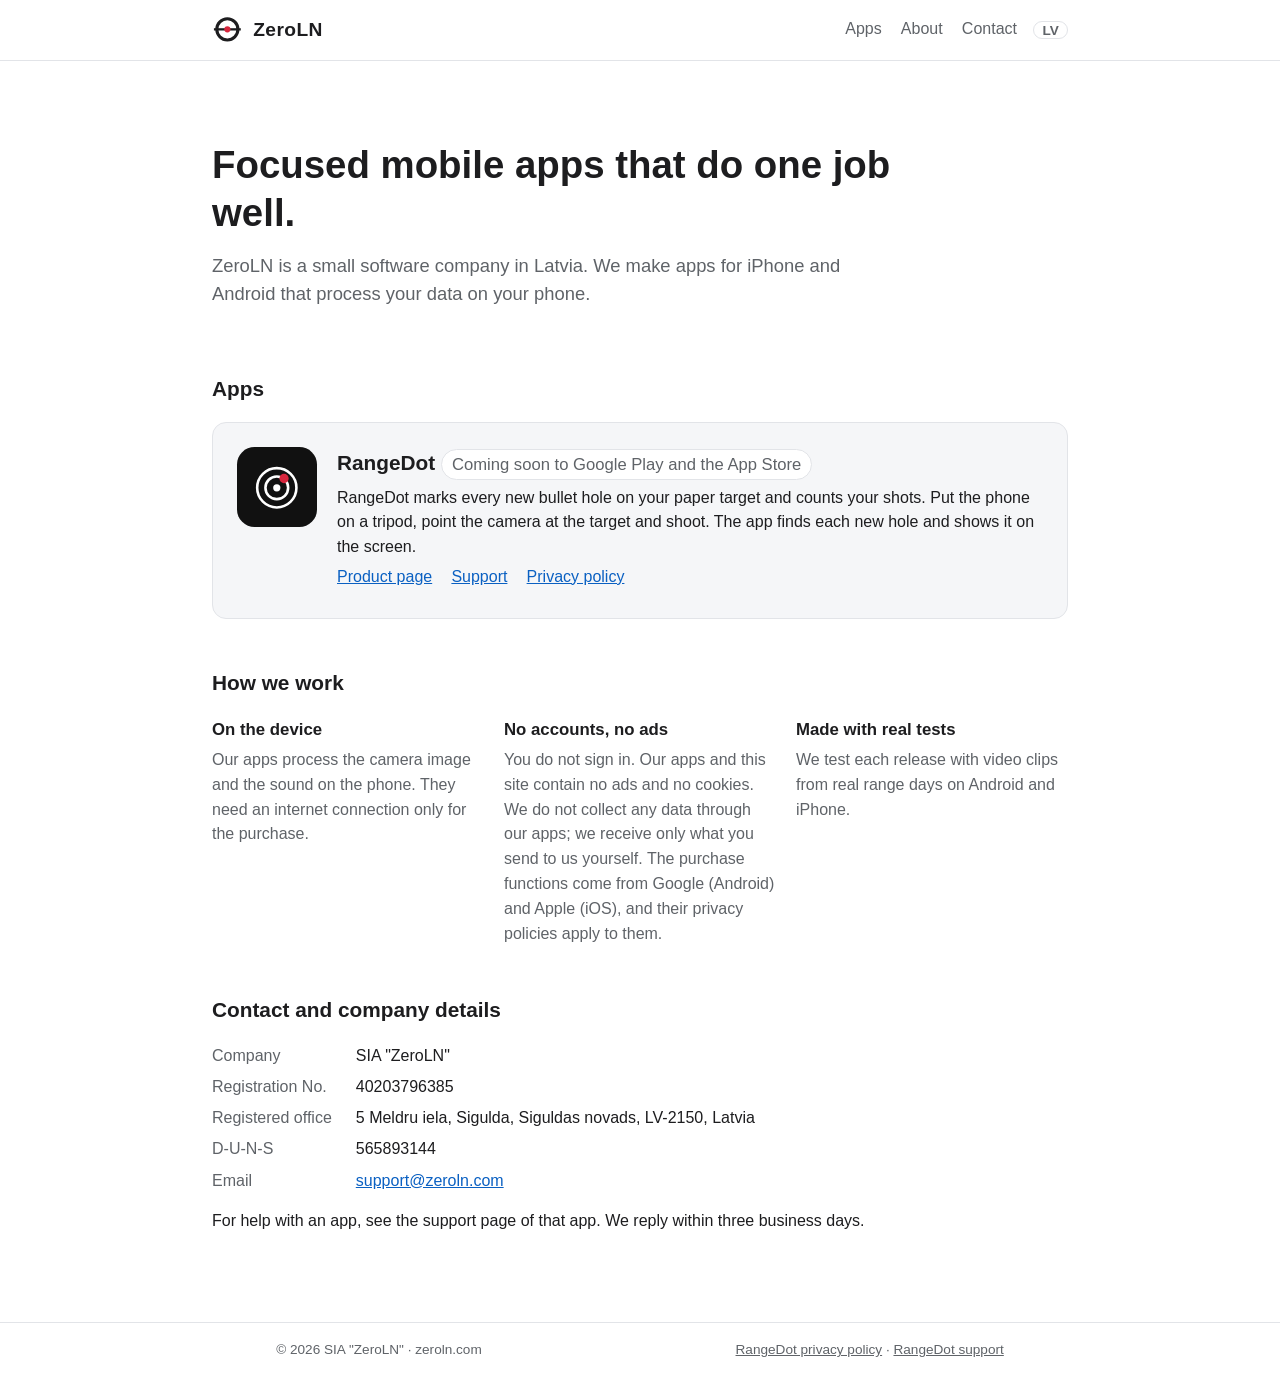
<file: index.html>
<!doctype html>
<html lang="en">
<head>
<meta charset="utf-8">
<meta name="viewport" content="width=device-width, initial-scale=1">
<title>ZeroLN: focused mobile apps</title>
<meta name="description" content="ZeroLN makes RangeDot and other focused mobile apps for iPhone and Android.">
<link rel="alternate" hreflang="en" href="https://zeroln.com/">
<link rel="alternate" hreflang="lv" href="https://zeroln.lv/">
<link rel="icon" href="/favicon.svg" type="image/svg+xml">
<link rel="stylesheet" href="style.css">
</head>
<body>
<header class="site"><div class="wrap">
<a class="brand" href="./"><svg viewBox="0 0 32 32" aria-hidden="true"><circle cx="16" cy="16" r="11" fill="none" stroke="currentColor" stroke-width="3.2"/><line x1="2" y1="16" x2="30" y2="16" stroke="currentColor" stroke-width="2.4"/><circle cx="16" cy="16" r="3.2" fill="#d7263d"/></svg><span>ZeroLN</span></a>
<nav><a href="./#apps">Apps</a><a href="./#about">About</a><a href="./#contact">Contact</a><a class="lang" href="https://zeroln.lv/" hreflang="lv" lang="lv" title="Latviski">LV</a></nav>
</div></header>
<main><div class="wrap">
<div class="hero">
<h1>Focused mobile apps that do one job well.</h1>
<p>ZeroLN is a small software company in Latvia. We make apps for iPhone and Android that process your data on your phone.</p>
</div>

<section id="apps">
<h2>Apps</h2>
<div class="card">
<div class="icon"><svg viewBox="0 0 48 48" width="62%" aria-hidden="true"><circle cx="24" cy="24" r="19" fill="none" stroke="#fff" stroke-width="2.5"/><circle cx="24" cy="24" r="11" fill="none" stroke="#fff" stroke-width="2.5"/><circle cx="24" cy="24" r="3.5" fill="#fff"/><circle cx="31" cy="15" r="4.5" fill="#d7263d"/></svg></div>
<div>
<h3><a href="products/RangeDot/">RangeDot</a> <span class="tag">Coming soon to Google Play and the App Store</span></h3>
<p>RangeDot marks every new bullet hole on your paper target and counts your shots. Put the phone on a tripod, point the camera at the target and shoot. The app finds each new hole and shows it on the screen.</p>
<p class="links"><a href="products/RangeDot/">Product page</a><a href="products/RangeDot/support/">Support</a><a href="products/RangeDot/privacy/">Privacy policy</a></p>
</div>
</div>
</section>

<section id="about">
<h2>How we work</h2>
<div class="grid">
<div><h3>On the device</h3><p>Our apps process the camera image and the sound on the phone. They need an internet connection only for the purchase.</p></div>
<div><h3>No accounts, no ads</h3><p>You do not sign in. Our apps and this site contain no ads and no cookies. We do not collect any data through our apps; we receive only what you send to us yourself. The purchase functions come from Google (Android) and Apple (iOS), and their privacy policies apply to them.</p></div>
<div><h3>Made with real tests</h3><p>We test each release with video clips from real range days on Android and iPhone.</p></div>
</div>
</section>

<section id="contact">
<h2>Contact and company details</h2>
<dl class="facts">
<dt>Company</dt><dd>SIA &quot;ZeroLN&quot;</dd>
<dt>Registration No.</dt><dd>40203796385</dd>
<dt>Registered office</dt><dd>5 Meldru iela, Sigulda, Siguldas novads, LV-2150, Latvia</dd>
<dt>D-U-N-S</dt><dd>565893144</dd>
<dt>Email</dt><dd><a href="mailto:support@zeroln.com">support@zeroln.com</a></dd>
</dl>
<p>For help with an app, see the support page of that app. We reply within three business days.</p>
</section>

</div></main>
<footer class="site"><div class="wrap">
<span>&copy; 2026 SIA &quot;ZeroLN&quot; &middot; zeroln.com</span>
<span><a href="products/RangeDot/privacy/">RangeDot privacy policy</a> &middot; <a href="products/RangeDot/support/">RangeDot support</a></span>
</div></footer>
</body>
</html>
</file>
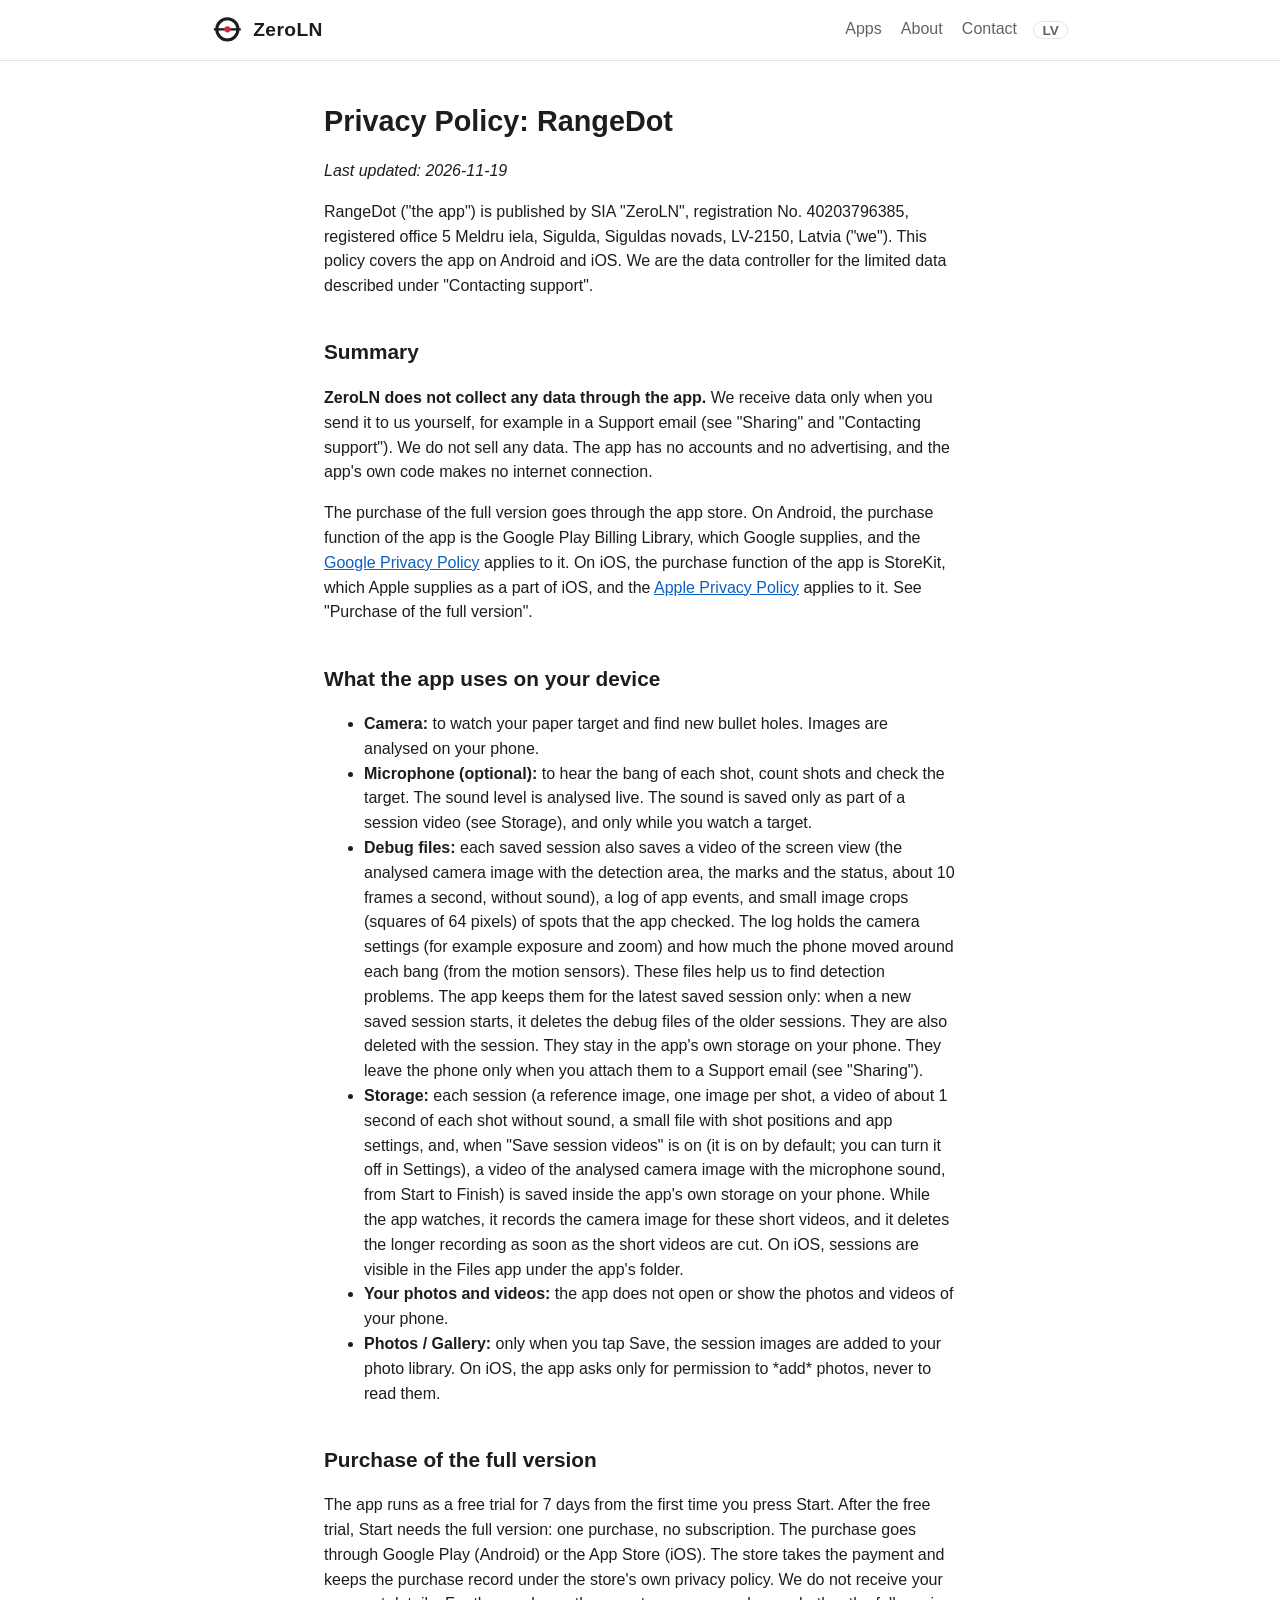
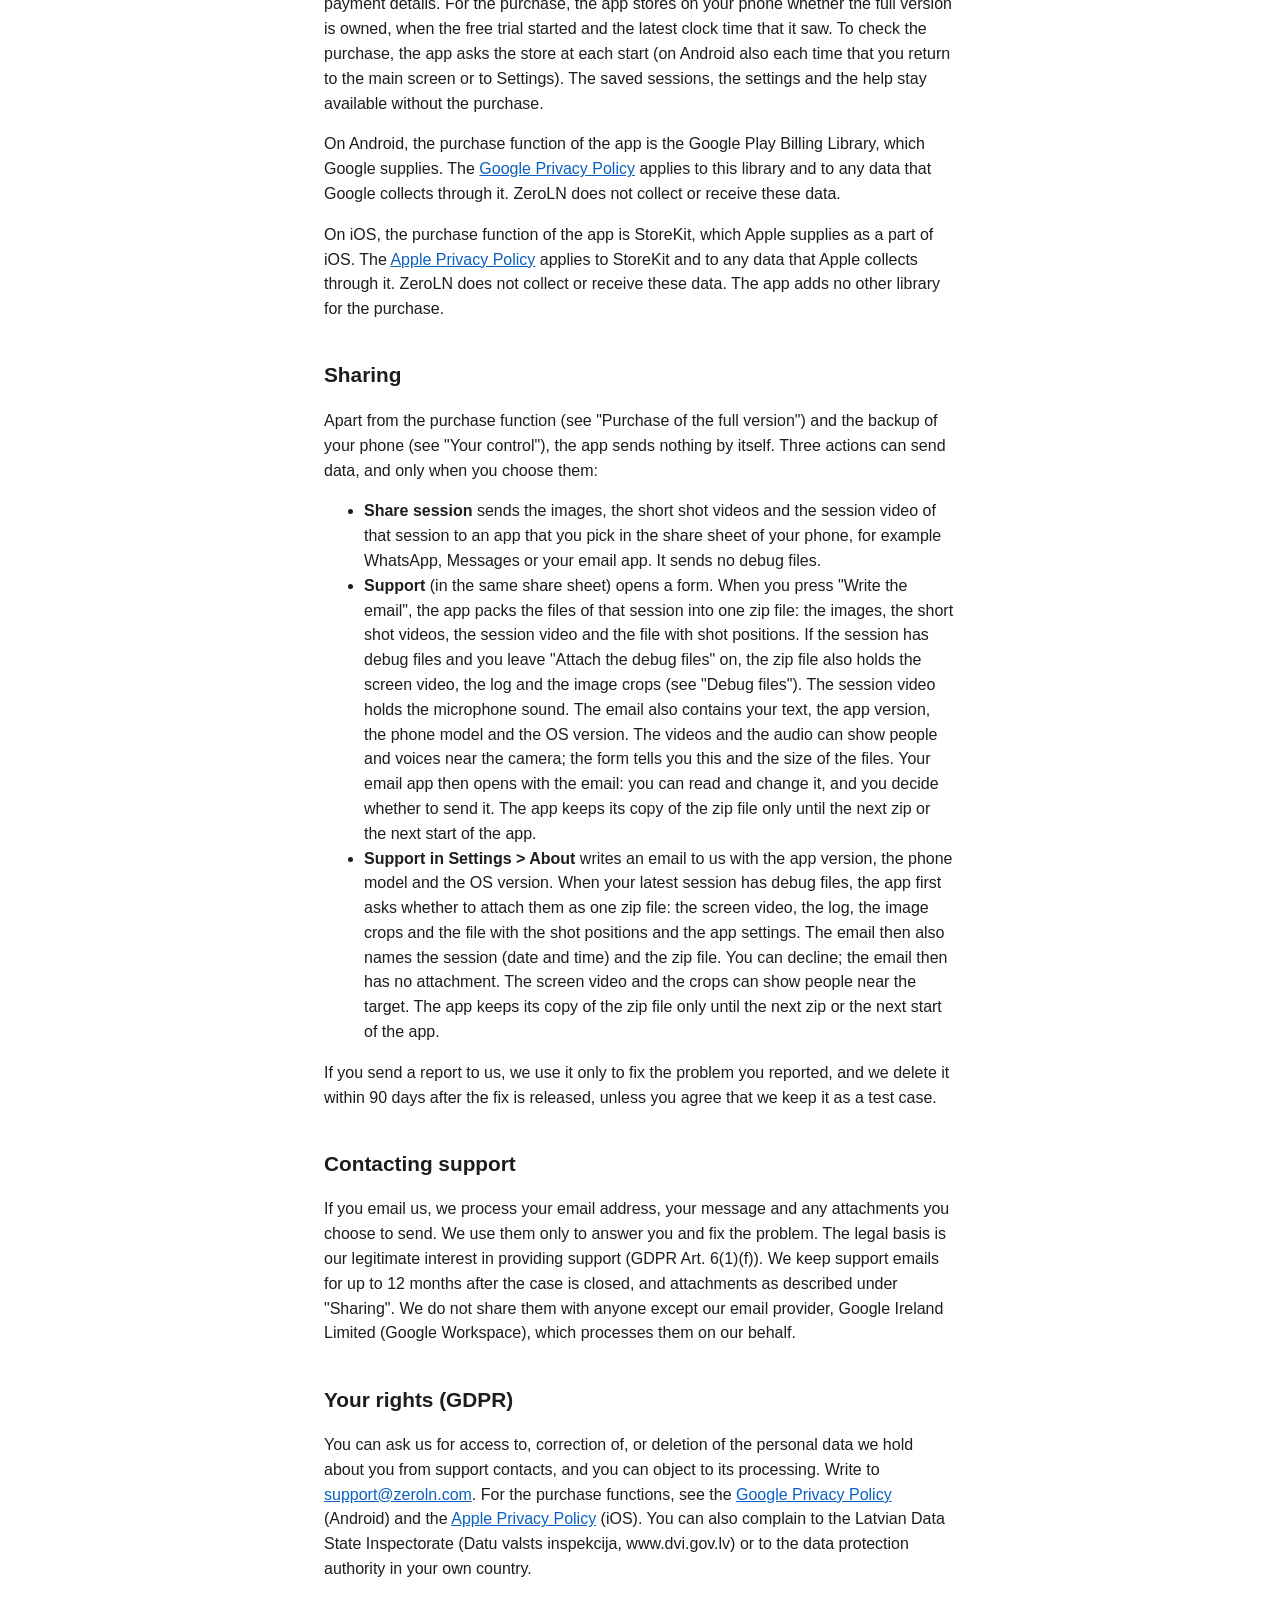
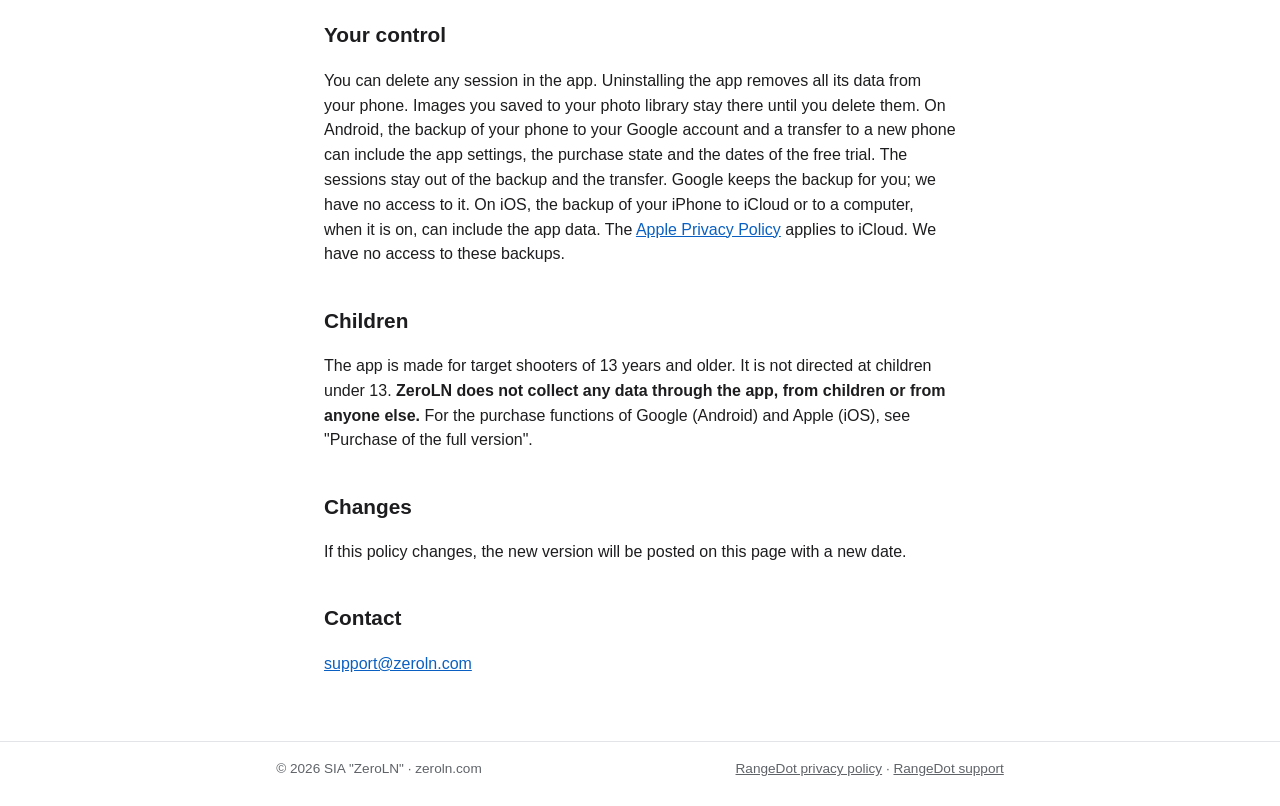
<file: privacy/index.html>
<!doctype html>
<html lang="en">
<head>
<meta charset="utf-8">
<meta name="viewport" content="width=device-width, initial-scale=1">
<title>RangeDot: Privacy policy</title>
<meta http-equiv="refresh" content="0; url=/products/RangeDot/privacy/">
<link rel="canonical" href="https://zeroln.com/products/RangeDot/privacy/">
<link rel="icon" href="/favicon.svg" type="image/svg+xml">
<link rel="stylesheet" href="/style.css">
</head>
<body>
<main><div class="wrap doc">
<p>This page has moved to <a href="/products/RangeDot/privacy/">https://zeroln.com/products/RangeDot/privacy/</a>.</p>
</div></main>
</body>
</html>
</file>
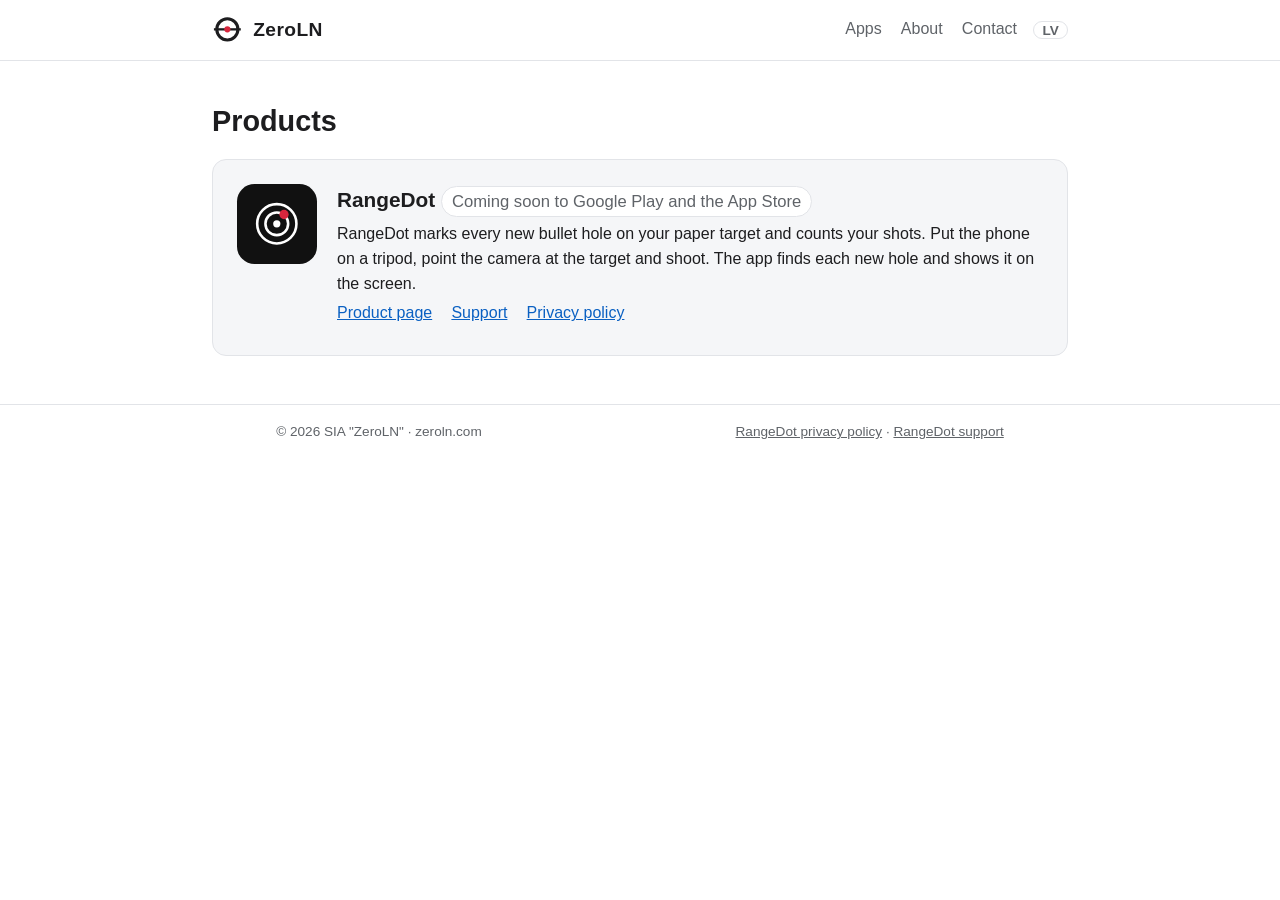
<file: products/index.html>
<!doctype html>
<html lang="en">
<head>
<meta charset="utf-8">
<meta name="viewport" content="width=device-width, initial-scale=1">
<title>ZeroLN: products</title>
<meta name="description" content="The apps of ZeroLN for iPhone and Android.">
<link rel="icon" href="/favicon.svg" type="image/svg+xml">
<link rel="stylesheet" href="../style.css">
</head>
<body>
<header class="site"><div class="wrap">
<a class="brand" href="../"><svg viewBox="0 0 32 32" aria-hidden="true"><circle cx="16" cy="16" r="11" fill="none" stroke="currentColor" stroke-width="3.2"/><line x1="2" y1="16" x2="30" y2="16" stroke="currentColor" stroke-width="2.4"/><circle cx="16" cy="16" r="3.2" fill="#d7263d"/></svg><span>ZeroLN</span></a>
<nav><a href="../#apps">Apps</a><a href="../#about">About</a><a href="../#contact">Contact</a><a class="lang" href="https://zeroln.lv/" hreflang="lv" lang="lv" title="Latviski">LV</a></nav>
</div></header>
<main><div class="wrap">
<h1>Products</h1>
<div class="card">
<div class="icon"><svg viewBox="0 0 48 48" width="62%" aria-hidden="true"><circle cx="24" cy="24" r="19" fill="none" stroke="#fff" stroke-width="2.5"/><circle cx="24" cy="24" r="11" fill="none" stroke="#fff" stroke-width="2.5"/><circle cx="24" cy="24" r="3.5" fill="#fff"/><circle cx="31" cy="15" r="4.5" fill="#d7263d"/></svg></div>
<div>
<h3><a href="../products/RangeDot/">RangeDot</a> <span class="tag">Coming soon to Google Play and the App Store</span></h3>
<p>RangeDot marks every new bullet hole on your paper target and counts your shots. Put the phone on a tripod, point the camera at the target and shoot. The app finds each new hole and shows it on the screen.</p>
<p class="links"><a href="../products/RangeDot/">Product page</a><a href="../products/RangeDot/support/">Support</a><a href="../products/RangeDot/privacy/">Privacy policy</a></p>
</div>
</div>

</div></main>
<footer class="site"><div class="wrap">
<span>&copy; 2026 SIA &quot;ZeroLN&quot; &middot; zeroln.com</span>
<span><a href="../products/RangeDot/privacy/">RangeDot privacy policy</a> &middot; <a href="../products/RangeDot/support/">RangeDot support</a></span>
</div></footer>
</body>
</html>
</file>
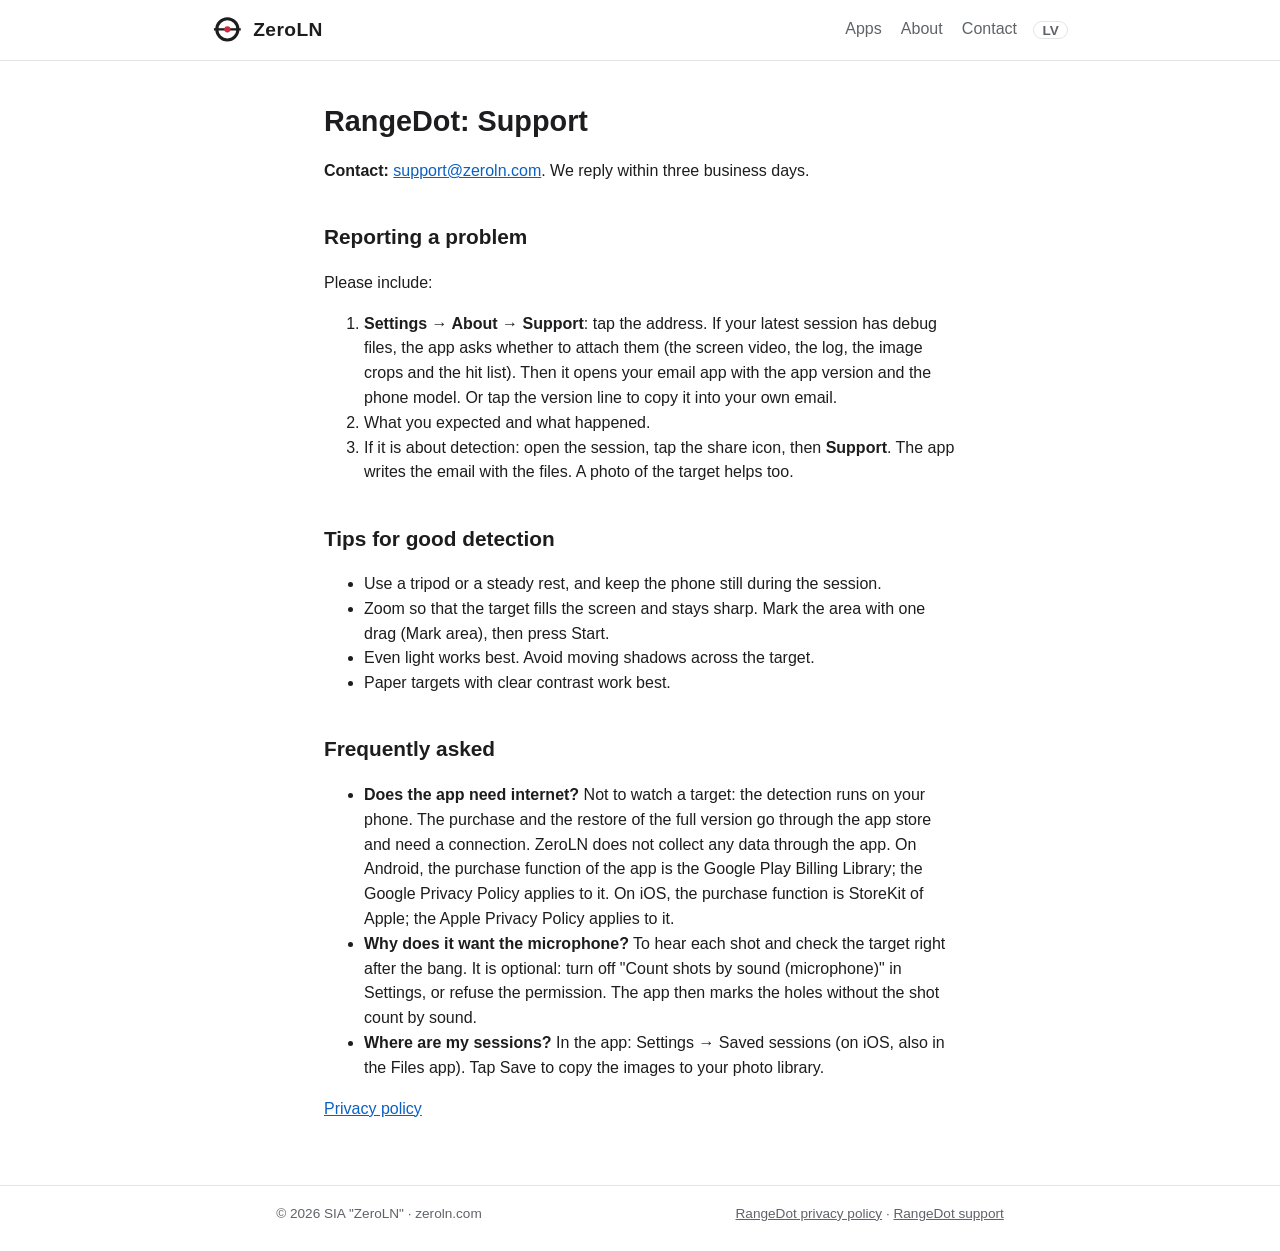
<file: support/index.html>
<!doctype html>
<html lang="en">
<head>
<meta charset="utf-8">
<meta name="viewport" content="width=device-width, initial-scale=1">
<title>RangeDot: Support</title>
<meta http-equiv="refresh" content="0; url=/products/RangeDot/support/">
<link rel="canonical" href="https://zeroln.com/products/RangeDot/support/">
<link rel="icon" href="/favicon.svg" type="image/svg+xml">
<link rel="stylesheet" href="/style.css">
</head>
<body>
<main><div class="wrap doc">
<p>This page has moved to <a href="/products/RangeDot/support/">https://zeroln.com/products/RangeDot/support/</a>.</p>
</div></main>
</body>
</html>
</file>
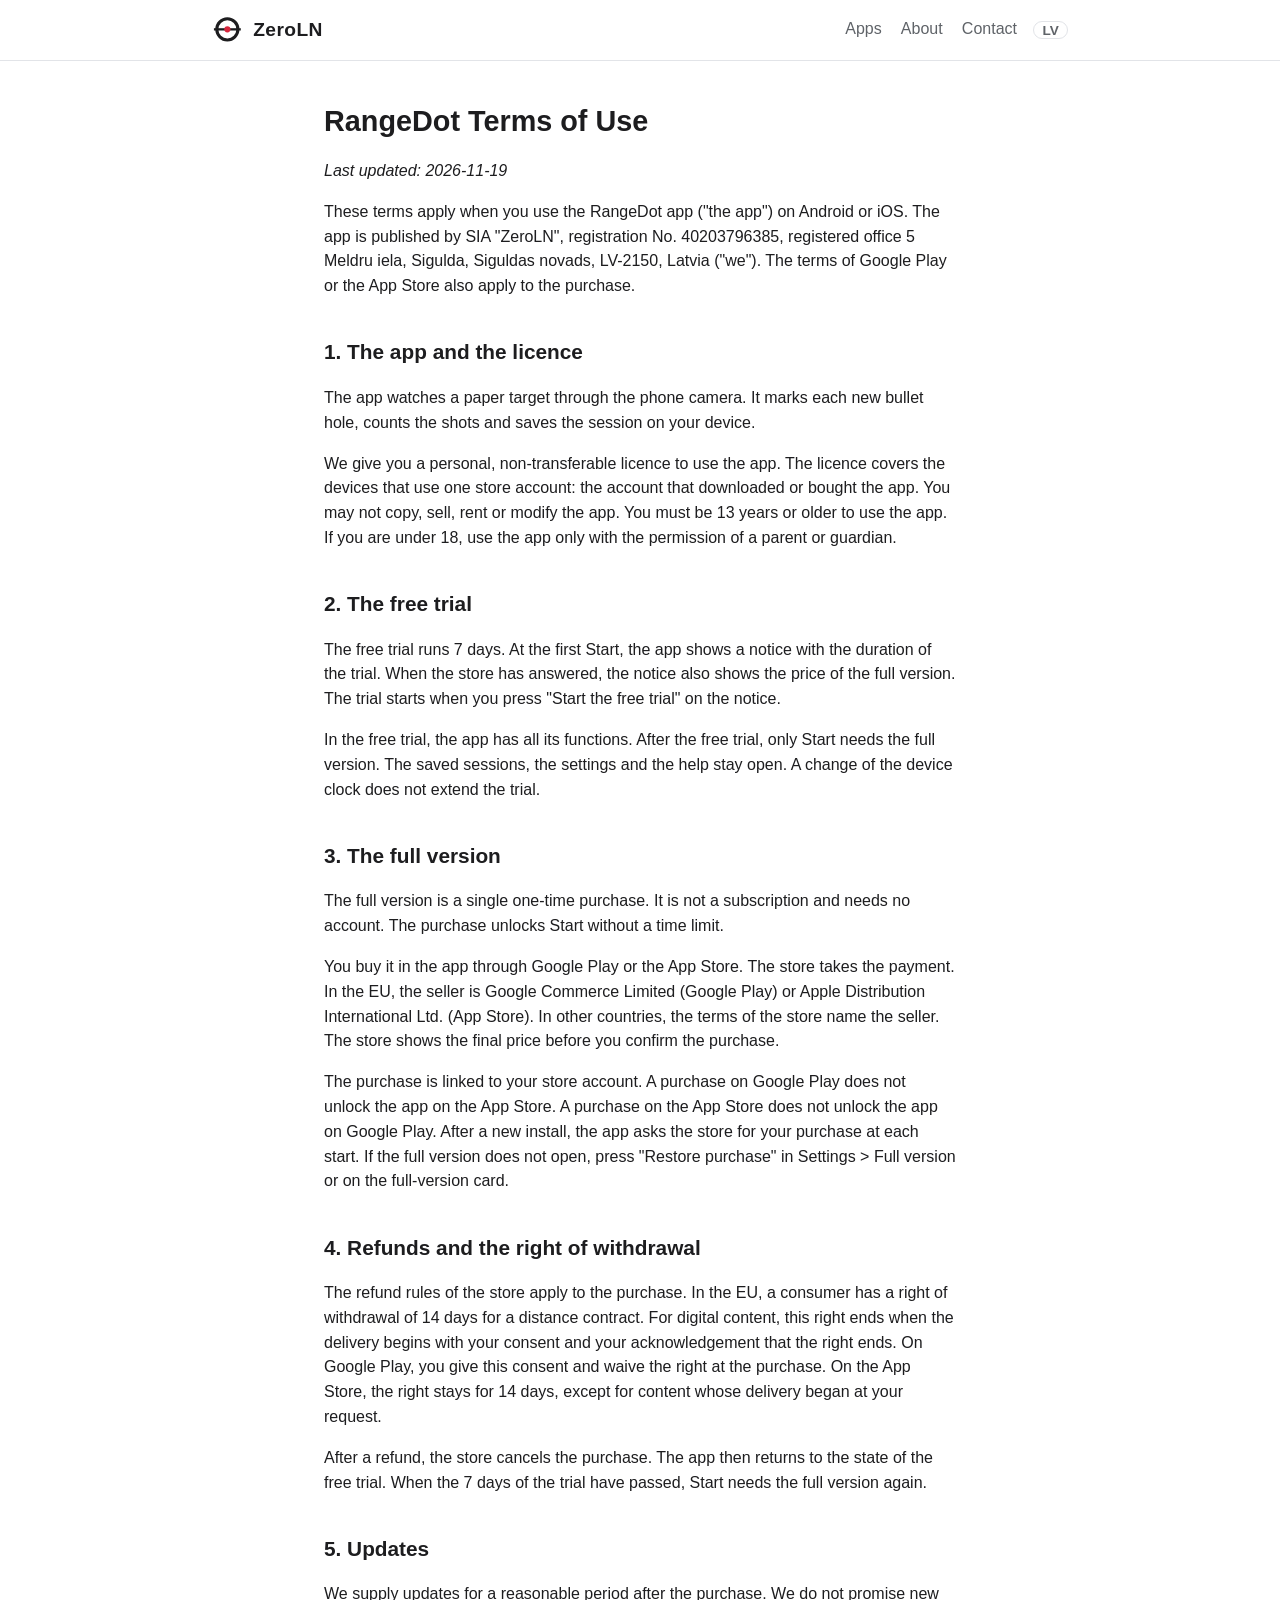
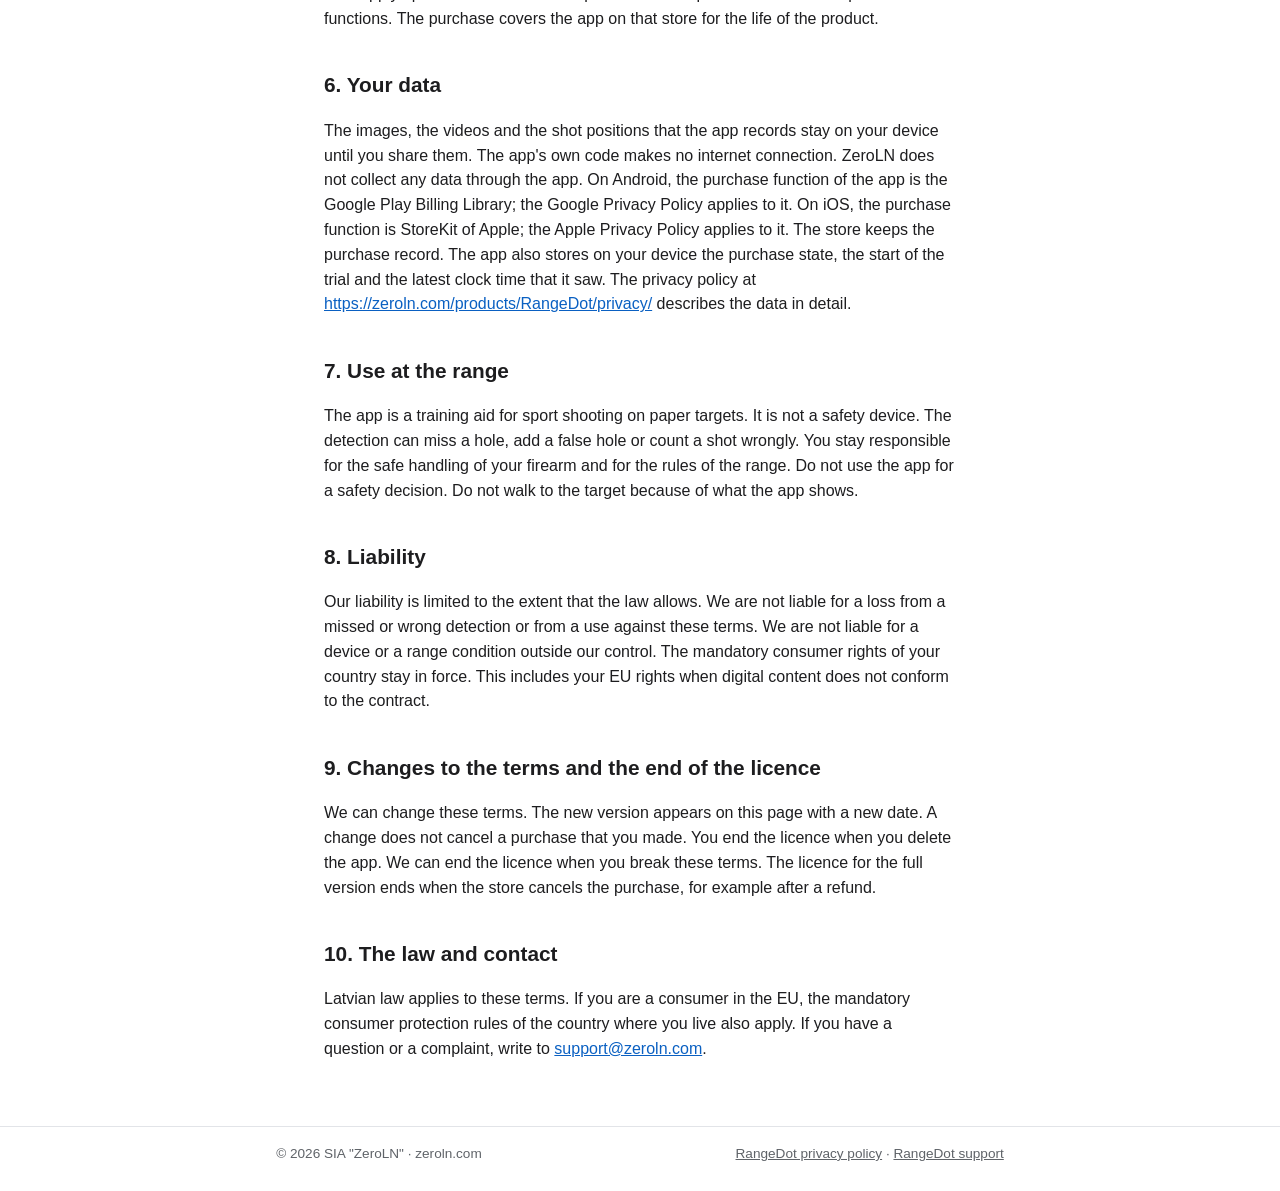
<file: terms/index.html>
<!doctype html>
<html lang="en">
<head>
<meta charset="utf-8">
<meta name="viewport" content="width=device-width, initial-scale=1">
<title>RangeDot: Terms of Use</title>
<meta http-equiv="refresh" content="0; url=/products/RangeDot/terms/">
<link rel="canonical" href="https://zeroln.com/products/RangeDot/terms/">
<link rel="icon" href="/favicon.svg" type="image/svg+xml">
<link rel="stylesheet" href="/style.css">
</head>
<body>
<main><div class="wrap doc">
<p>This page has moved to <a href="/products/RangeDot/terms/">https://zeroln.com/products/RangeDot/terms/</a>.</p>
</div></main>
</body>
</html>
</file>
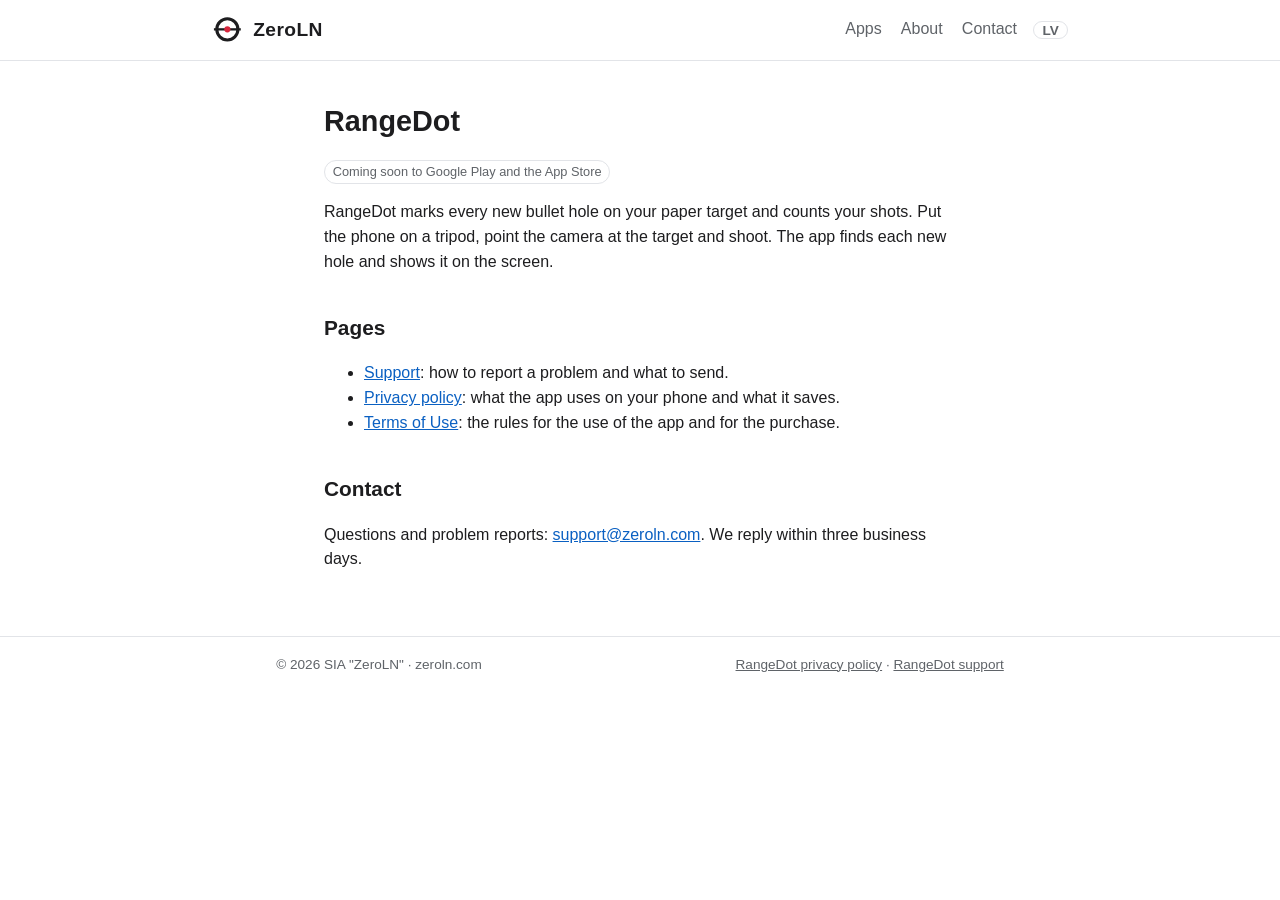
<file: products/RangeDot/index.html>
<!doctype html>
<html lang="en">
<head>
<meta charset="utf-8">
<meta name="viewport" content="width=device-width, initial-scale=1">
<title>RangeDot</title>
<meta name="description" content="RangeDot by SIA &quot;ZeroLN&quot;: the app, its support page, privacy policy and Terms of Use.">
<link rel="icon" href="/favicon.svg" type="image/svg+xml">
<link rel="stylesheet" href="../../style.css">
</head>
<body>
<header class="site"><div class="wrap">
<a class="brand" href="../../"><svg viewBox="0 0 32 32" aria-hidden="true"><circle cx="16" cy="16" r="11" fill="none" stroke="currentColor" stroke-width="3.2"/><line x1="2" y1="16" x2="30" y2="16" stroke="currentColor" stroke-width="2.4"/><circle cx="16" cy="16" r="3.2" fill="#d7263d"/></svg><span>ZeroLN</span></a>
<nav><a href="../../#apps">Apps</a><a href="../../#about">About</a><a href="../../#contact">Contact</a><a class="lang" href="https://zeroln.lv/" hreflang="lv" lang="lv" title="Latviski">LV</a></nav>
</div></header>
<main><div class="wrap doc">
<h1>RangeDot</h1>
<p><span class="tag">Coming soon to Google Play and the App Store</span></p>
<p>RangeDot marks every new bullet hole on your paper target and counts your shots. Put the phone on a tripod, point the camera at the target and shoot. The app finds each new hole and shows it on the screen.</p>
<h2>Pages</h2>
<ul>
<li><a href="../../products/RangeDot/support/">Support</a>: how to report a problem and what to send.</li>
<li><a href="../../products/RangeDot/privacy/">Privacy policy</a>: what the app uses on your phone and what it saves.</li>
<li><a href="../../products/RangeDot/terms/">Terms of Use</a>: the rules for the use of the app and for the purchase.</li>
</ul>
<h2>Contact</h2>
<p>Questions and problem reports: <a href="mailto:support@zeroln.com">support@zeroln.com</a>. We reply within three business days.</p>
</div></main>
<footer class="site"><div class="wrap">
<span>&copy; 2026 SIA &quot;ZeroLN&quot; &middot; zeroln.com</span>
<span><a href="../../products/RangeDot/privacy/">RangeDot privacy policy</a> &middot; <a href="../../products/RangeDot/support/">RangeDot support</a></span>
</div></footer>
</body>
</html>
</file>
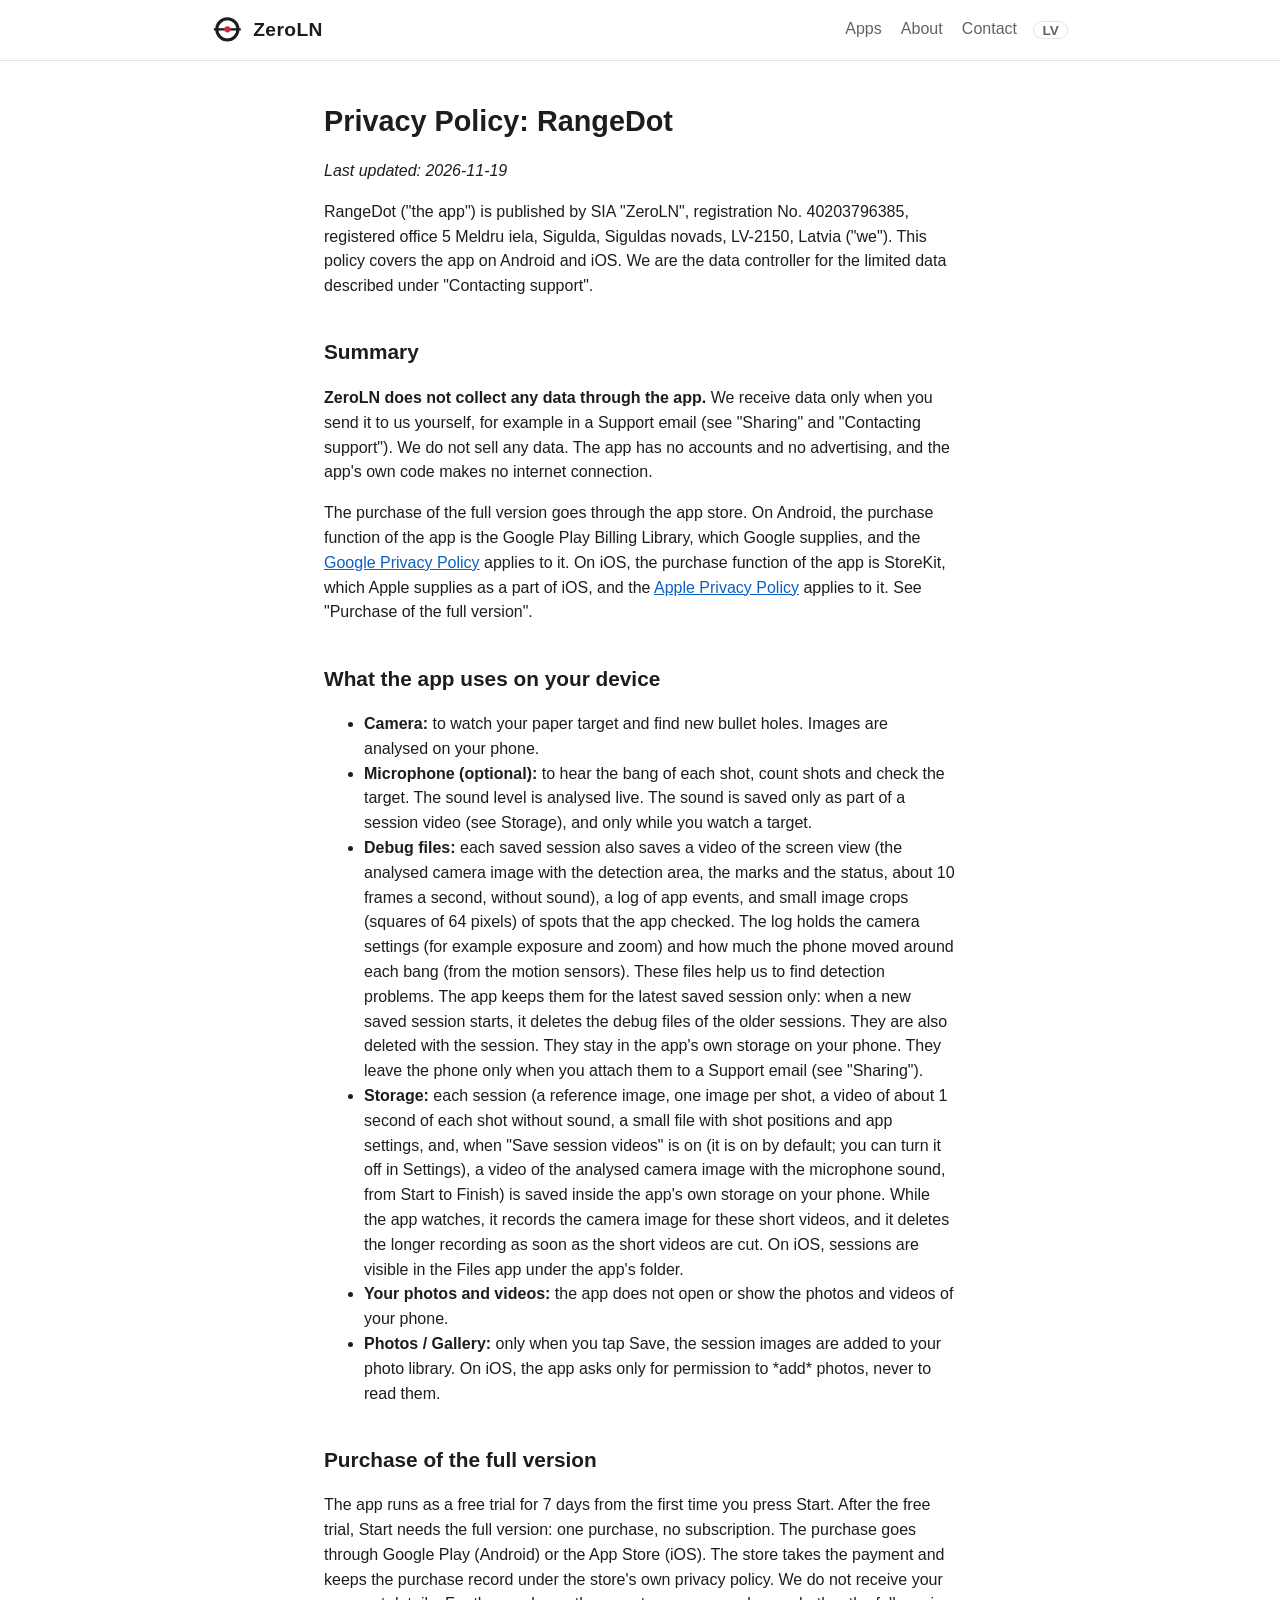
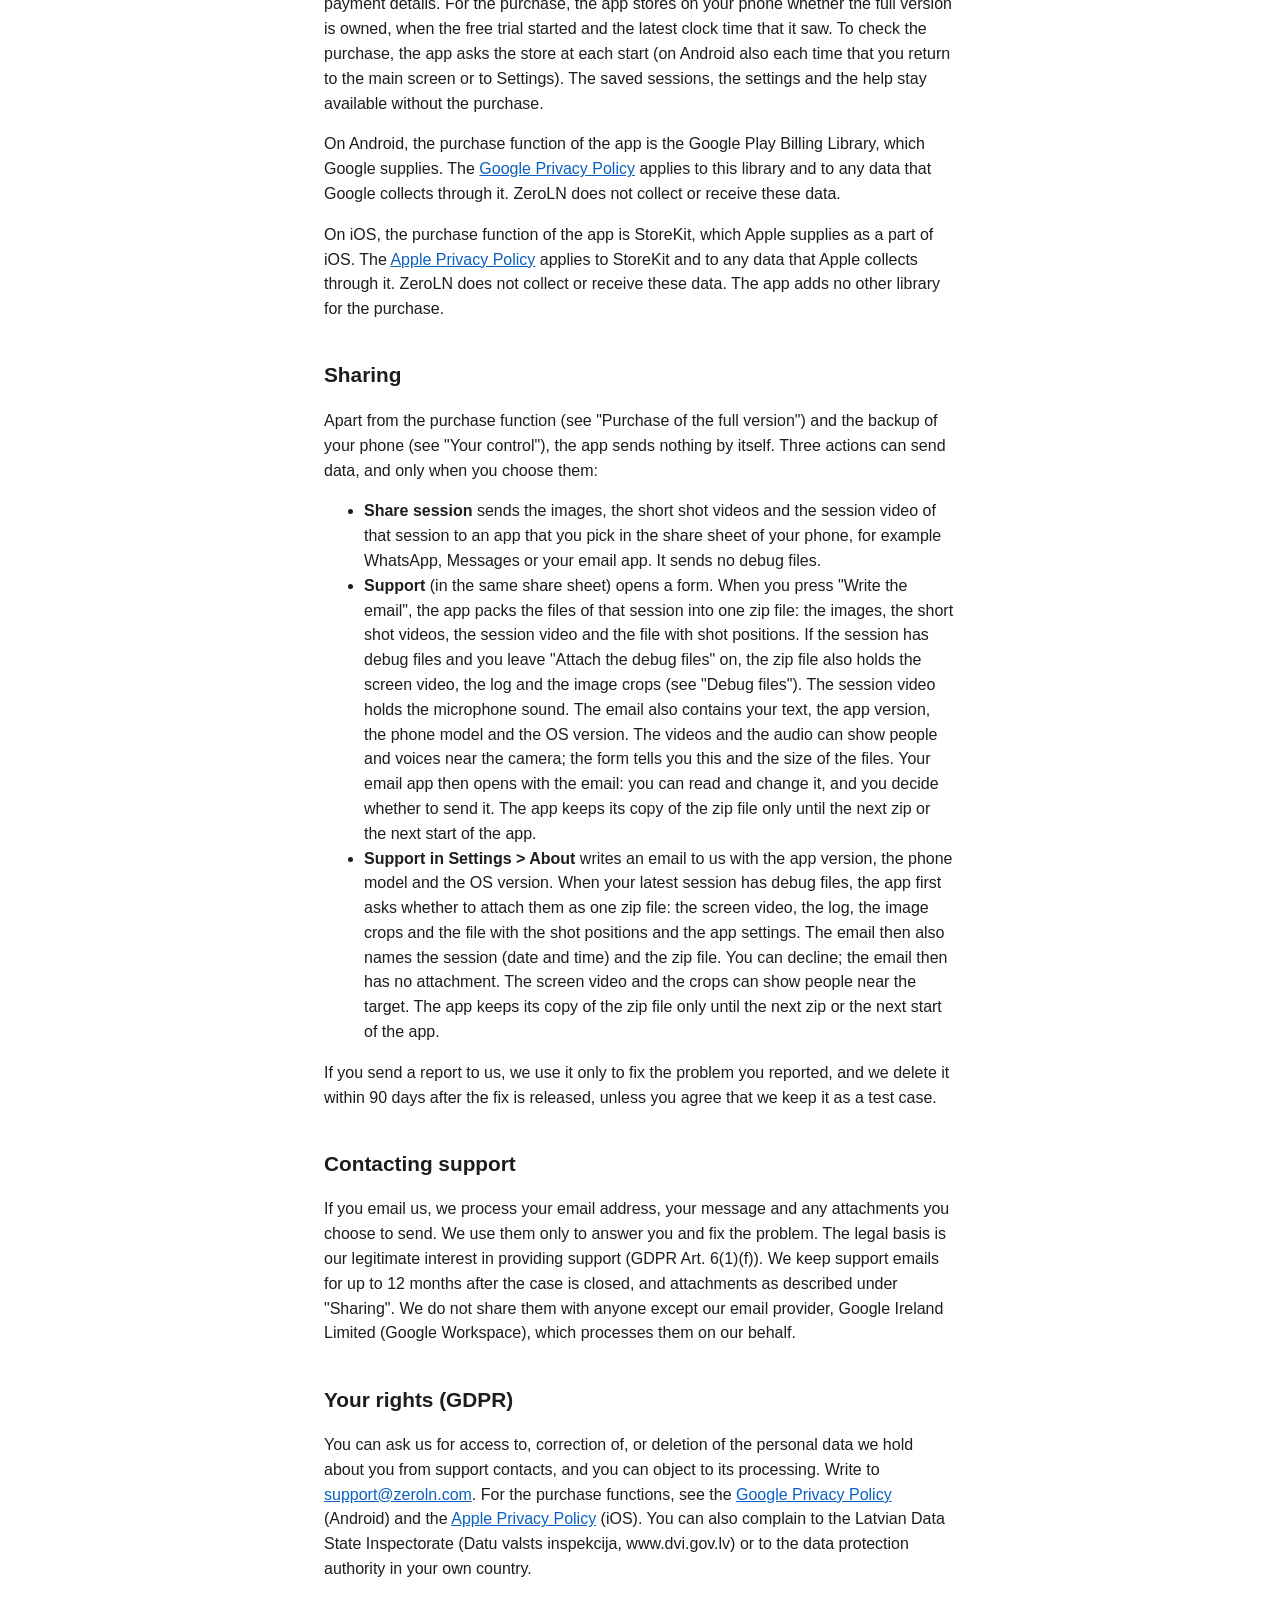
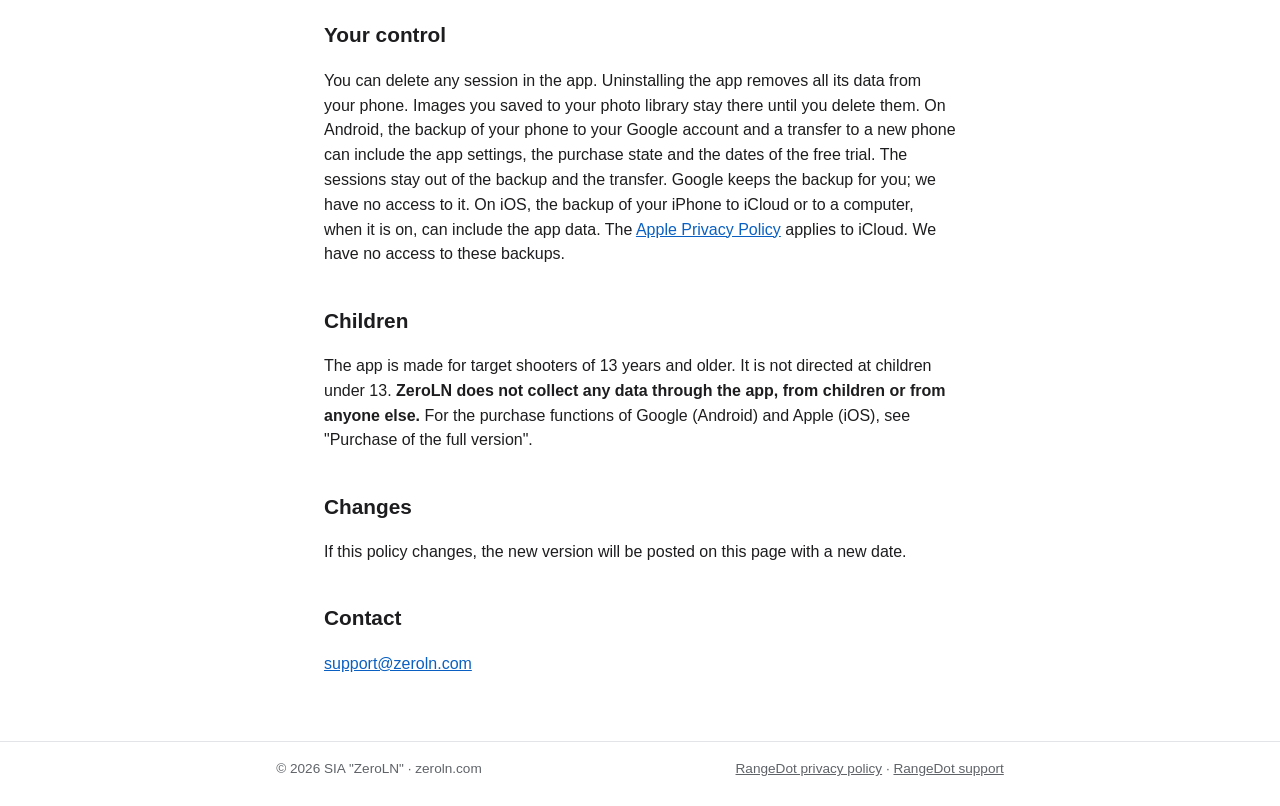
<file: products/RangeDot/privacy/index.html>
<!doctype html>
<html lang="en">
<head>
<meta charset="utf-8">
<meta name="viewport" content="width=device-width, initial-scale=1">
<title>RangeDot: Privacy policy</title>
<meta name="description" content="RangeDot privacy policy, SIA &quot;ZeroLN&quot;.">
<link rel="icon" href="/favicon.svg" type="image/svg+xml">
<link rel="stylesheet" href="../../../style.css">
</head>
<body>
<header class="site"><div class="wrap">
<a class="brand" href="../../../"><svg viewBox="0 0 32 32" aria-hidden="true"><circle cx="16" cy="16" r="11" fill="none" stroke="currentColor" stroke-width="3.2"/><line x1="2" y1="16" x2="30" y2="16" stroke="currentColor" stroke-width="2.4"/><circle cx="16" cy="16" r="3.2" fill="#d7263d"/></svg><span>ZeroLN</span></a>
<nav><a href="../../../#apps">Apps</a><a href="../../../#about">About</a><a href="../../../#contact">Contact</a><a class="lang" href="https://zeroln.lv/" hreflang="lv" lang="lv" title="Latviski">LV</a></nav>
</div></header>
<main><div class="wrap doc">
<h1>Privacy Policy: RangeDot</h1>
<p><em>Last updated: 2026-11-19</em></p>
<p>RangeDot ("the app") is published by SIA "ZeroLN", registration No. 40203796385, registered office 5 Meldru iela, Sigulda, Siguldas novads, LV-2150, Latvia ("we"). This policy covers the app on Android and iOS. We are the data controller for the limited data described under "Contacting support".</p>
<h2>Summary</h2>
<p><strong>ZeroLN does not collect any data through the app.</strong> We receive data only when you send it to us yourself, for example in a Support email (see "Sharing" and "Contacting support"). We do not sell any data. The app has no accounts and no advertising, and the app's own code makes no internet connection.</p>
<p>The purchase of the full version goes through the app store. On Android, the purchase function of the app is the Google Play Billing Library, which Google supplies, and the <a href="https://policies.google.com/privacy">Google Privacy Policy</a> applies to it. On iOS, the purchase function of the app is StoreKit, which Apple supplies as a part of iOS, and the <a href="https://www.apple.com/legal/privacy/">Apple Privacy Policy</a> applies to it. See "Purchase of the full version".</p>
<h2>What the app uses on your device</h2>
<ul>
<li><strong>Camera:</strong> to watch your paper target and find new bullet holes. Images are analysed on your phone.</li>
<li><strong>Microphone (optional):</strong> to hear the bang of each shot, count shots and check the target. The sound level is analysed live. The sound is saved only as part of a session video (see Storage), and only while you watch a target.</li>
<li><strong>Debug files:</strong> each saved session also saves a video of the screen view (the analysed camera image with the detection area, the marks and the status, about 10 frames a second, without sound), a log of app events, and small image crops (squares of 64 pixels) of spots that the app checked. The log holds the camera settings (for example exposure and zoom) and how much the phone moved around each bang (from the motion sensors). These files help us to find detection problems. The app keeps them for the latest saved session only: when a new saved session starts, it deletes the debug files of the older sessions. They are also deleted with the session. They stay in the app's own storage on your phone. They leave the phone only when you attach them to a Support email (see "Sharing").</li>
<li><strong>Storage:</strong> each session (a reference image, one image per shot, a video of about 1 second of each shot without sound, a small file with shot positions and app settings, and, when "Save session videos" is on (it is on by default; you can turn it off in Settings), a video of the analysed camera image with the microphone sound, from Start to Finish) is saved inside the app's own storage on your phone. While the app watches, it records the camera image for these short videos, and it deletes the longer recording as soon as the short videos are cut. On iOS, sessions are visible in the Files app under the app's folder.</li>
<li><strong>Your photos and videos:</strong> the app does not open or show the photos and videos of your phone.</li>
<li><strong>Photos / Gallery:</strong> only when you tap Save, the session images are added to your photo library. On iOS, the app asks only for permission to *add* photos, never to read them.</li>
</ul>
<h2>Purchase of the full version</h2>
<p>The app runs as a free trial for 7 days from the first time you press Start. After the free trial, Start needs the full version: one purchase, no subscription. The purchase goes through Google Play (Android) or the App Store (iOS). The store takes the payment and keeps the purchase record under the store's own privacy policy. We do not receive your payment details. For the purchase, the app stores on your phone whether the full version is owned, when the free trial started and the latest clock time that it saw. To check the purchase, the app asks the store at each start (on Android also each time that you return to the main screen or to Settings). The saved sessions, the settings and the help stay available without the purchase.</p>
<p>On Android, the purchase function of the app is the Google Play Billing Library, which Google supplies. The <a href="https://policies.google.com/privacy">Google Privacy Policy</a> applies to this library and to any data that Google collects through it. ZeroLN does not collect or receive these data.</p>
<p>On iOS, the purchase function of the app is StoreKit, which Apple supplies as a part of iOS. The <a href="https://www.apple.com/legal/privacy/">Apple Privacy Policy</a> applies to StoreKit and to any data that Apple collects through it. ZeroLN does not collect or receive these data. The app adds no other library for the purchase.</p>
<h2>Sharing</h2>
<p>Apart from the purchase function (see "Purchase of the full version") and the backup of your phone (see "Your control"), the app sends nothing by itself. Three actions can send data, and only when you choose them:</p>
<ul>
<li><strong>Share session</strong> sends the images, the short shot videos and the session video of that session to an app that you pick in the share sheet of your phone, for example WhatsApp, Messages or your email app. It sends no debug files.</li>
<li><strong>Support</strong> (in the same share sheet) opens a form. When you press "Write the email", the app packs the files of that session into one zip file: the images, the short shot videos, the session video and the file with shot positions. If the session has debug files and you leave "Attach the debug files" on, the zip file also holds the screen video, the log and the image crops (see "Debug files"). The session video holds the microphone sound. The email also contains your text, the app version, the phone model and the OS version. The videos and the audio can show people and voices near the camera; the form tells you this and the size of the files. Your email app then opens with the email: you can read and change it, and you decide whether to send it. The app keeps its copy of the zip file only until the next zip or the next start of the app.</li>
<li><strong>Support in Settings &gt; About</strong> writes an email to us with the app version, the phone model and the OS version. When your latest session has debug files, the app first asks whether to attach them as one zip file: the screen video, the log, the image crops and the file with the shot positions and the app settings. The email then also names the session (date and time) and the zip file. You can decline; the email then has no attachment. The screen video and the crops can show people near the target. The app keeps its copy of the zip file only until the next zip or the next start of the app.</li>
</ul>
<p>If you send a report to us, we use it only to fix the problem you reported, and we delete it within 90 days after the fix is released, unless you agree that we keep it as a test case.</p>
<h2>Contacting support</h2>
<p>If you email us, we process your email address, your message and any attachments you choose to send. We use them only to answer you and fix the problem. The legal basis is our legitimate interest in providing support (GDPR Art. 6(1)(f)). We keep support emails for up to 12 months after the case is closed, and attachments as described under "Sharing". We do not share them with anyone except our email provider, Google Ireland Limited (Google Workspace), which processes them on our behalf.</p>
<h2>Your rights (GDPR)</h2>
<p>You can ask us for access to, correction of, or deletion of the personal data we hold about you from support contacts, and you can object to its processing. Write to <a href="mailto:support@zeroln.com">support@zeroln.com</a>. For the purchase functions, see the <a href="https://policies.google.com/privacy">Google Privacy Policy</a> (Android) and the <a href="https://www.apple.com/legal/privacy/">Apple Privacy Policy</a> (iOS). You can also complain to the Latvian Data State Inspectorate (Datu valsts inspekcija, www.dvi.gov.lv) or to the data protection authority in your own country.</p>
<h2>Your control</h2>
<p>You can delete any session in the app. Uninstalling the app removes all its data from your phone. Images you saved to your photo library stay there until you delete them. On Android, the backup of your phone to your Google account and a transfer to a new phone can include the app settings, the purchase state and the dates of the free trial. The sessions stay out of the backup and the transfer. Google keeps the backup for you; we have no access to it. On iOS, the backup of your iPhone to iCloud or to a computer, when it is on, can include the app data. The <a href="https://www.apple.com/legal/privacy/">Apple Privacy Policy</a> applies to iCloud. We have no access to these backups.</p>
<h2>Children</h2>
<p>The app is made for target shooters of 13 years and older. It is not directed at children under 13. <strong>ZeroLN does not collect any data through the app, from children or from anyone else.</strong> For the purchase functions of Google (Android) and Apple (iOS), see "Purchase of the full version".</p>
<h2>Changes</h2>
<p>If this policy changes, the new version will be posted on this page with a new date.</p>
<h2>Contact</h2>
<p><a href="mailto:support@zeroln.com">support@zeroln.com</a></p>
</div></main>
<footer class="site"><div class="wrap">
<span>&copy; 2026 SIA &quot;ZeroLN&quot; &middot; zeroln.com</span>
<span><a href="../../../products/RangeDot/privacy/">RangeDot privacy policy</a> &middot; <a href="../../../products/RangeDot/support/">RangeDot support</a></span>
</div></footer>
</body>
</html>
</file>
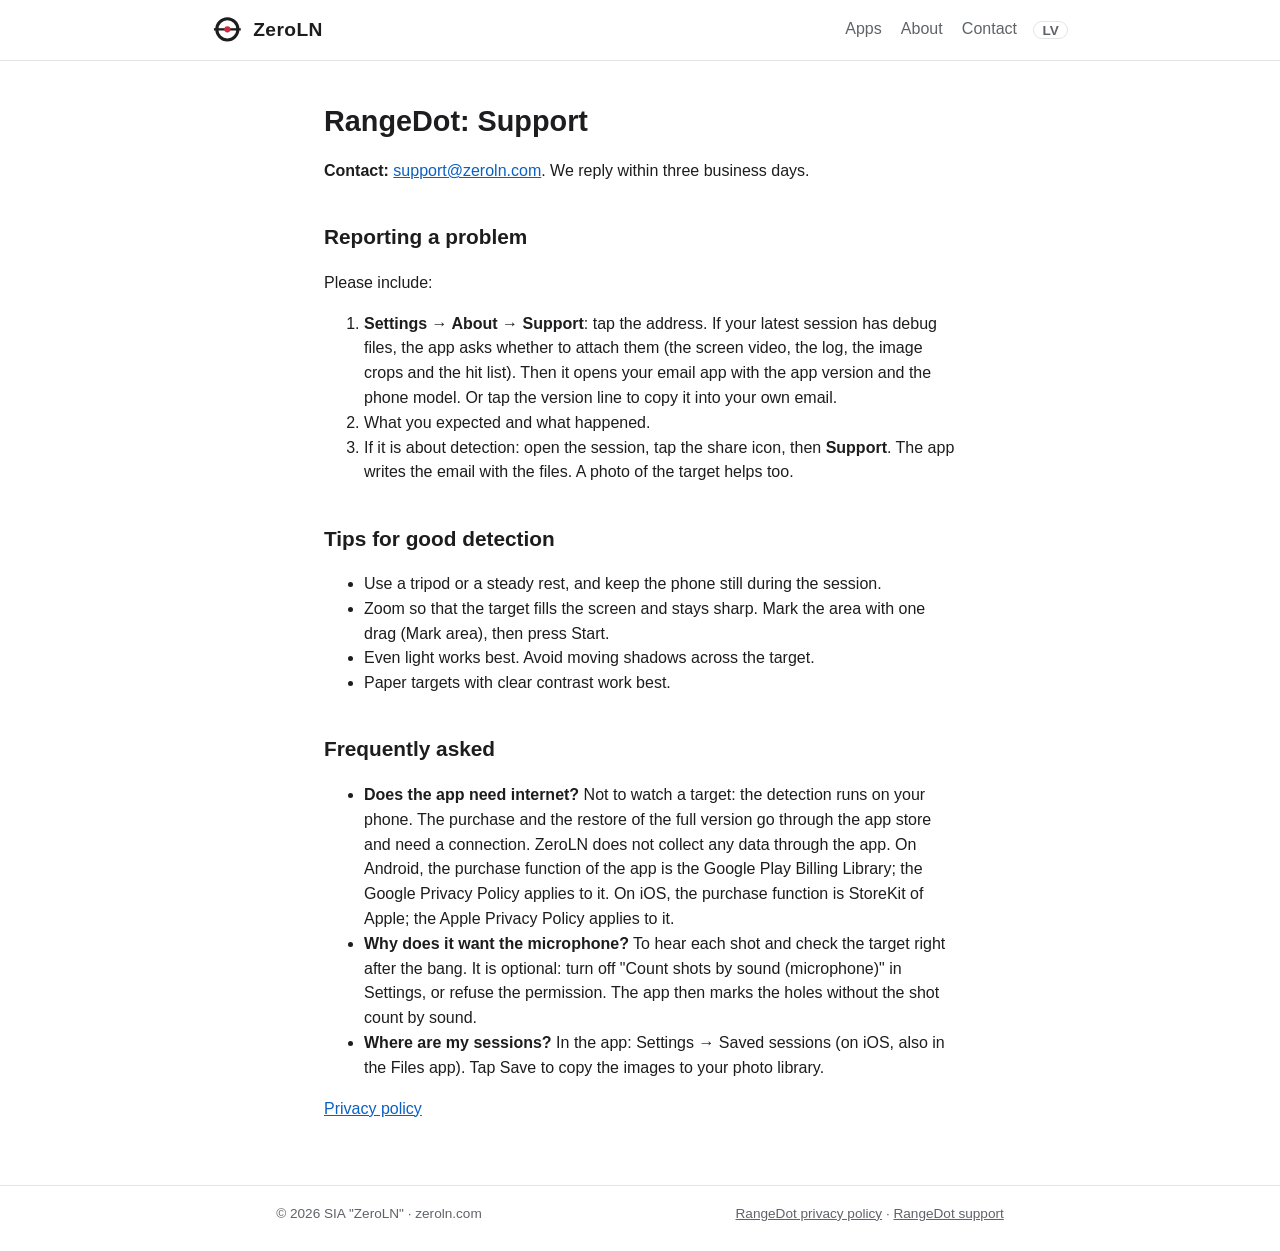
<file: products/RangeDot/support/index.html>
<!doctype html>
<html lang="en">
<head>
<meta charset="utf-8">
<meta name="viewport" content="width=device-width, initial-scale=1">
<title>RangeDot: Support</title>
<meta name="description" content="RangeDot support, SIA &quot;ZeroLN&quot;.">
<link rel="icon" href="/favicon.svg" type="image/svg+xml">
<link rel="stylesheet" href="../../../style.css">
</head>
<body>
<header class="site"><div class="wrap">
<a class="brand" href="../../../"><svg viewBox="0 0 32 32" aria-hidden="true"><circle cx="16" cy="16" r="11" fill="none" stroke="currentColor" stroke-width="3.2"/><line x1="2" y1="16" x2="30" y2="16" stroke="currentColor" stroke-width="2.4"/><circle cx="16" cy="16" r="3.2" fill="#d7263d"/></svg><span>ZeroLN</span></a>
<nav><a href="../../../#apps">Apps</a><a href="../../../#about">About</a><a href="../../../#contact">Contact</a><a class="lang" href="https://zeroln.lv/" hreflang="lv" lang="lv" title="Latviski">LV</a></nav>
</div></header>
<main><div class="wrap doc">
<h1>RangeDot: Support</h1>
<p><strong>Contact:</strong> <a href="mailto:support@zeroln.com">support@zeroln.com</a>. We reply within three business days.</p>
<h2>Reporting a problem</h2>
<p>Please include:</p>
<ol>
<li><strong>Settings → About → Support</strong>: tap the address. If your latest session has debug files, the app asks whether to attach them (the screen video, the log, the image crops and the hit list). Then it opens your email app with the app version and the phone model. Or tap the version line to copy it into your own email.</li>
<li>What you expected and what happened.</li>
<li>If it is about detection: open the session, tap the share icon, then <strong>Support</strong>. The app writes the email with the files. A photo of the target helps too.</li>
</ol>
<h2>Tips for good detection</h2>
<ul>
<li>Use a tripod or a steady rest, and keep the phone still during the session.</li>
<li>Zoom so that the target fills the screen and stays sharp. Mark the area with one drag (Mark area), then press Start.</li>
<li>Even light works best. Avoid moving shadows across the target.</li>
<li>Paper targets with clear contrast work best.</li>
</ul>
<h2>Frequently asked</h2>
<ul>
<li><strong>Does the app need internet?</strong> Not to watch a target: the detection runs on your phone. The purchase and the restore of the full version go through the app store and need a connection. ZeroLN does not collect any data through the app. On Android, the purchase function of the app is the Google Play Billing Library; the Google Privacy Policy applies to it. On iOS, the purchase function is StoreKit of Apple; the Apple Privacy Policy applies to it.</li>
<li><strong>Why does it want the microphone?</strong> To hear each shot and check the target right after the bang. It is optional: turn off "Count shots by sound (microphone)" in Settings, or refuse the permission. The app then marks the holes without the shot count by sound.</li>
<li><strong>Where are my sessions?</strong> In the app: Settings → Saved sessions (on iOS, also in the Files app). Tap Save to copy the images to your photo library.</li>
</ul>
<p><a href="../privacy/">Privacy policy</a></p>
</div></main>
<footer class="site"><div class="wrap">
<span>&copy; 2026 SIA &quot;ZeroLN&quot; &middot; zeroln.com</span>
<span><a href="../../../products/RangeDot/privacy/">RangeDot privacy policy</a> &middot; <a href="../../../products/RangeDot/support/">RangeDot support</a></span>
</div></footer>
</body>
</html>
</file>
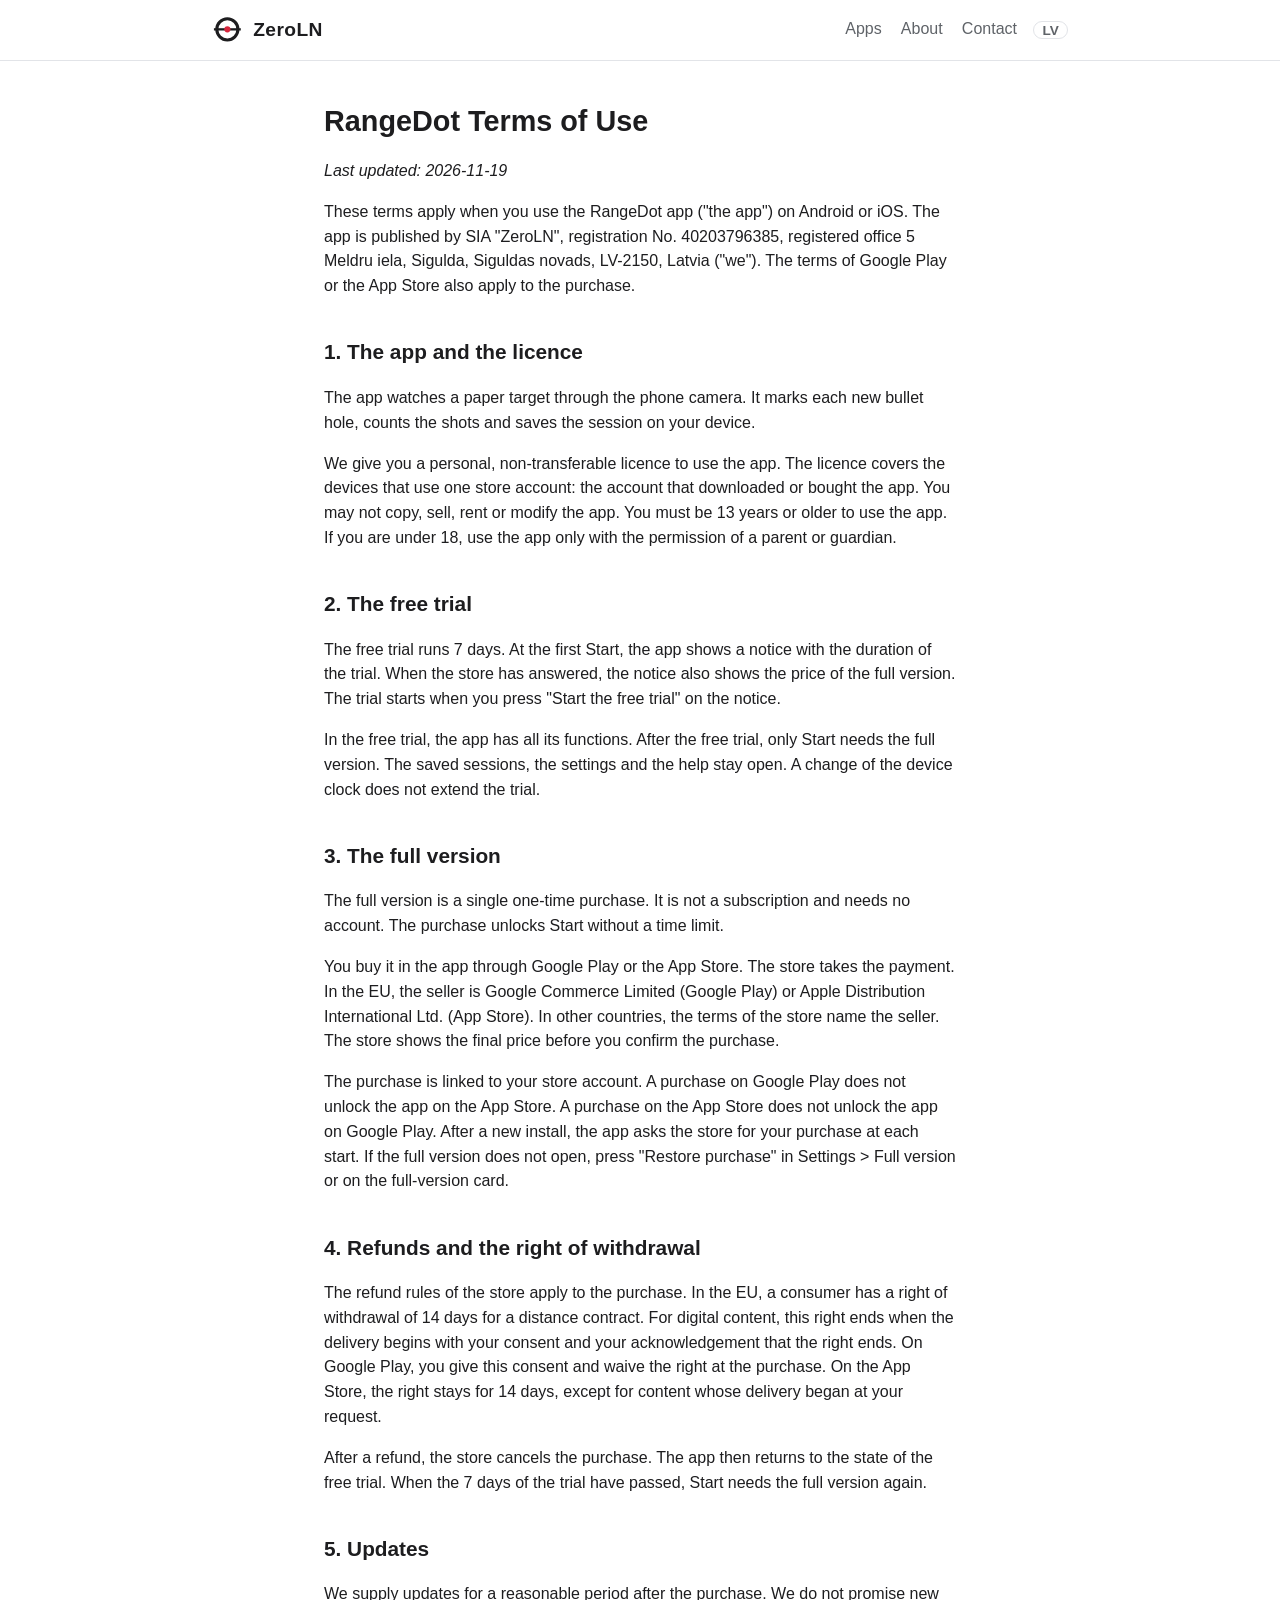
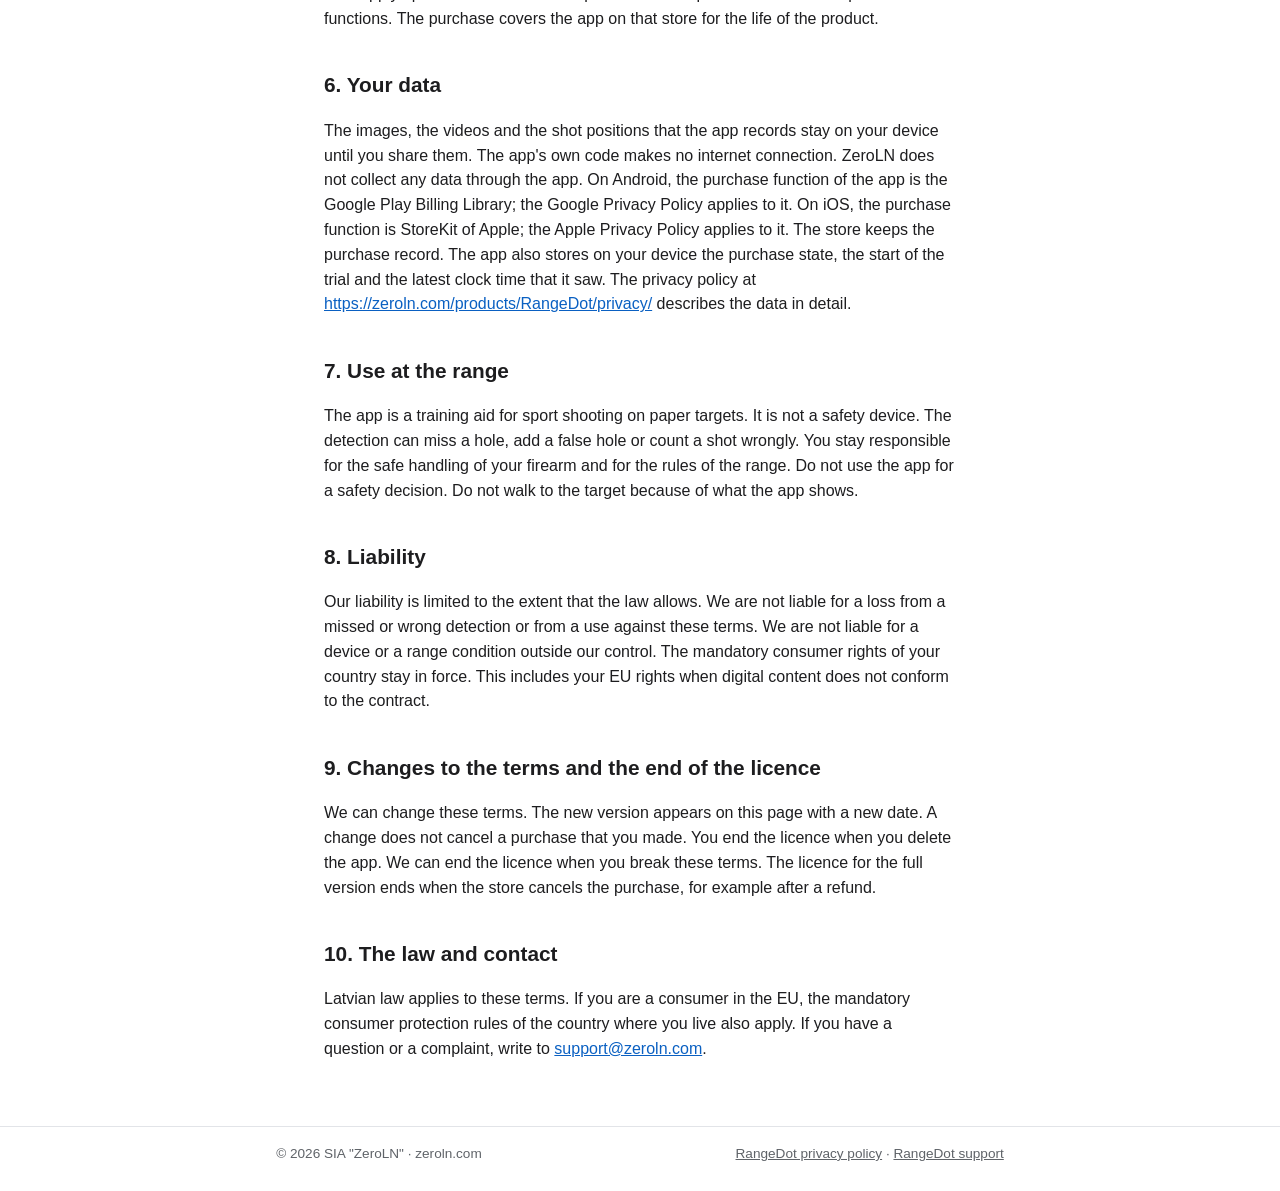
<file: products/RangeDot/terms/index.html>
<!doctype html>
<html lang="en">
<head>
<meta charset="utf-8">
<meta name="viewport" content="width=device-width, initial-scale=1">
<title>RangeDot: Terms of Use</title>
<meta name="description" content="RangeDot terms of use, SIA &quot;ZeroLN&quot;.">
<link rel="icon" href="/favicon.svg" type="image/svg+xml">
<link rel="stylesheet" href="../../../style.css">
</head>
<body>
<header class="site"><div class="wrap">
<a class="brand" href="../../../"><svg viewBox="0 0 32 32" aria-hidden="true"><circle cx="16" cy="16" r="11" fill="none" stroke="currentColor" stroke-width="3.2"/><line x1="2" y1="16" x2="30" y2="16" stroke="currentColor" stroke-width="2.4"/><circle cx="16" cy="16" r="3.2" fill="#d7263d"/></svg><span>ZeroLN</span></a>
<nav><a href="../../../#apps">Apps</a><a href="../../../#about">About</a><a href="../../../#contact">Contact</a><a class="lang" href="https://zeroln.lv/" hreflang="lv" lang="lv" title="Latviski">LV</a></nav>
</div></header>
<main><div class="wrap doc">
<h1>RangeDot Terms of Use</h1>
<p><em>Last updated: 2026-11-19</em></p>
<p>These terms apply when you use the RangeDot app ("the app") on Android or iOS. The app is published by SIA "ZeroLN", registration No. 40203796385, registered office 5 Meldru iela, Sigulda, Siguldas novads, LV-2150, Latvia ("we"). The terms of Google Play or the App Store also apply to the purchase.</p>
<h2>1. The app and the licence</h2>
<p>The app watches a paper target through the phone camera. It marks each new bullet hole, counts the shots and saves the session on your device.</p>
<p>We give you a personal, non-transferable licence to use the app. The licence covers the devices that use one store account: the account that downloaded or bought the app. You may not copy, sell, rent or modify the app. You must be 13 years or older to use the app. If you are under 18, use the app only with the permission of a parent or guardian.</p>
<h2>2. The free trial</h2>
<p>The free trial runs 7 days. At the first Start, the app shows a notice with the duration of the trial. When the store has answered, the notice also shows the price of the full version. The trial starts when you press "Start the free trial" on the notice.</p>
<p>In the free trial, the app has all its functions. After the free trial, only Start needs the full version. The saved sessions, the settings and the help stay open. A change of the device clock does not extend the trial.</p>
<h2>3. The full version</h2>
<p>The full version is a single one-time purchase. It is not a subscription and needs no account. The purchase unlocks Start without a time limit.</p>
<p>You buy it in the app through Google Play or the App Store. The store takes the payment. In the EU, the seller is Google Commerce Limited (Google Play) or Apple Distribution International Ltd. (App Store). In other countries, the terms of the store name the seller. The store shows the final price before you confirm the purchase.</p>
<p>The purchase is linked to your store account. A purchase on Google Play does not unlock the app on the App Store. A purchase on the App Store does not unlock the app on Google Play. After a new install, the app asks the store for your purchase at each start. If the full version does not open, press "Restore purchase" in Settings &gt; Full version or on the full-version card.</p>
<h2>4. Refunds and the right of withdrawal</h2>
<p>The refund rules of the store apply to the purchase. In the EU, a consumer has a right of withdrawal of 14 days for a distance contract. For digital content, this right ends when the delivery begins with your consent and your acknowledgement that the right ends. On Google Play, you give this consent and waive the right at the purchase. On the App Store, the right stays for 14 days, except for content whose delivery began at your request.</p>
<p>After a refund, the store cancels the purchase. The app then returns to the state of the free trial. When the 7 days of the trial have passed, Start needs the full version again.</p>
<h2>5. Updates</h2>
<p>We supply updates for a reasonable period after the purchase. We do not promise new functions. The purchase covers the app on that store for the life of the product.</p>
<h2>6. Your data</h2>
<p>The images, the videos and the shot positions that the app records stay on your device until you share them. The app's own code makes no internet connection. ZeroLN does not collect any data through the app. On Android, the purchase function of the app is the Google Play Billing Library; the Google Privacy Policy applies to it. On iOS, the purchase function is StoreKit of Apple; the Apple Privacy Policy applies to it. The store keeps the purchase record. The app also stores on your device the purchase state, the start of the trial and the latest clock time that it saw. The privacy policy at <a href="https://zeroln.com/products/RangeDot/privacy/">https://zeroln.com/products/RangeDot/privacy/</a> describes the data in detail.</p>
<h2>7. Use at the range</h2>
<p>The app is a training aid for sport shooting on paper targets. It is not a safety device. The detection can miss a hole, add a false hole or count a shot wrongly. You stay responsible for the safe handling of your firearm and for the rules of the range. Do not use the app for a safety decision. Do not walk to the target because of what the app shows.</p>
<h2>8. Liability</h2>
<p>Our liability is limited to the extent that the law allows. We are not liable for a loss from a missed or wrong detection or from a use against these terms. We are not liable for a device or a range condition outside our control. The mandatory consumer rights of your country stay in force. This includes your EU rights when digital content does not conform to the contract.</p>
<h2>9. Changes to the terms and the end of the licence</h2>
<p>We can change these terms. The new version appears on this page with a new date. A change does not cancel a purchase that you made. You end the licence when you delete the app. We can end the licence when you break these terms. The licence for the full version ends when the store cancels the purchase, for example after a refund.</p>
<h2>10. The law and contact</h2>
<p>Latvian law applies to these terms. If you are a consumer in the EU, the mandatory consumer protection rules of the country where you live also apply. If you have a question or a complaint, write to <a href="mailto:support@zeroln.com">support@zeroln.com</a>.</p>
</div></main>
<footer class="site"><div class="wrap">
<span>&copy; 2026 SIA &quot;ZeroLN&quot; &middot; zeroln.com</span>
<span><a href="../../../products/RangeDot/privacy/">RangeDot privacy policy</a> &middot; <a href="../../../products/RangeDot/support/">RangeDot support</a></span>
</div></footer>
</body>
</html>
</file>
<file: style.css>
*, *::before, *::after { box-sizing: border-box; }
:root { --fg: #1d1d1f; --muted: #5f6368; --bg: #fff; --panel: #f5f6f8; --line: #e2e4e8; --accent: #d7263d;
  --link: #0a60c2; }
body { font-family: -apple-system, "Segoe UI", Roboto, Helvetica, Arial, sans-serif; margin: 0; line-height: 1.55;
  color: var(--fg); background: var(--bg); }
.wrap { max-width: 56em; margin: 0 auto; padding: 0 1.25em; }
.doc { max-width: 42em; }
a { color: var(--link); }
code { background: var(--panel); padding: 0 0.25em; border-radius: 3px; }
mark { background: #fff3b0; color: inherit; }
header.site { border-bottom: 1px solid var(--line); }
header.site .wrap { display: flex; align-items: center; justify-content: space-between; flex-wrap: wrap;
  gap: 0.5em 1.5em; padding-top: 0.9em; padding-bottom: 0.9em; }
.brand { display: flex; align-items: center; gap: 0.55em; color: var(--fg); text-decoration: none; font-weight: 700;
  font-size: 1.2em; letter-spacing: 0.02em; }
.brand svg { width: 1.6em; height: 1.6em; }
nav a { margin-left: 1.2em; text-decoration: none; color: var(--muted); }
nav a:first-child { margin-left: 0; }
nav a:hover { color: var(--fg); }
nav a.lang { border: 1px solid var(--line); border-radius: 1em; padding: 0.05em 0.6em; font-size: 0.85em;
  font-weight: 600; }
main { padding: 1.5em 0 3em; }
h1 { font-size: 1.8em; line-height: 1.25; } h2 { font-size: 1.3em; margin-top: 1.8em; }
.hero { padding: 3.5em 0 2.5em; }
.hero h1 { font-size: 2.4em; margin: 0 0 0.4em; max-width: 18em; }
.hero p { font-size: 1.15em; color: var(--muted); max-width: 36em; margin: 0; }
section { padding: 1.5em 0; }
section > h2 { margin-top: 0; }
.card { display: grid; grid-template-columns: 5em 1fr; gap: 1.25em; padding: 1.5em; background: var(--panel);
  border: 1px solid var(--line); border-radius: 14px; }
.card .icon { width: 5em; height: 5em; border-radius: 22%; background: #111; display: flex; align-items: center;
  justify-content: center; }
.card h3 { margin: 0 0 0.25em; font-size: 1.3em; }
.card h3 a { color: inherit; text-decoration: none; } .card h3 a:hover { text-decoration: underline; }
.card p { margin: 0.3em 0; }
.tag { display: inline-block; font-size: 0.8em; padding: 0.1em 0.6em; border-radius: 1em; background: var(--bg);
  border: 1px solid var(--line); color: var(--muted); font-weight: 400; vertical-align: middle; }
.links a { margin-right: 1.2em; }
.grid { display: grid; grid-template-columns: repeat(auto-fit, minmax(14em, 1fr)); gap: 1.25em; }
.grid h3 { font-size: 1.05em; margin: 0 0 0.3em; }
.grid p { margin: 0; color: var(--muted); }
dl.facts { display: grid; grid-template-columns: max-content 1fr; gap: 0.4em 1.5em; margin: 0; }
dl.facts dt { color: var(--muted); } dl.facts dd { margin: 0; }
footer.site { border-top: 1px solid var(--line); font-size: 0.85em; color: var(--muted); }
footer.site .wrap { padding-top: 1.2em; padding-bottom: 2em; display: flex; flex-wrap: wrap; gap: 0.5em 1.5em;
  justify-content: space-between; }
footer.site a { color: var(--muted); }
@media (max-width: 34em) { .hero h1 { font-size: 1.8em; } .card { grid-template-columns: 1fr; }
  .card h3 .tag { display: table; margin-top: 0.4em; }
  nav a { margin-left: 0.9em; } }
@media (prefers-color-scheme: dark) { :root { --fg: #e8e8ea; --muted: #a0a4ab; --bg: #111214; --panel: #1b1d21;
  --line: #2c2f35; --link: #6cb4ff; } mark { background: #5a4a00; } }
</file>
